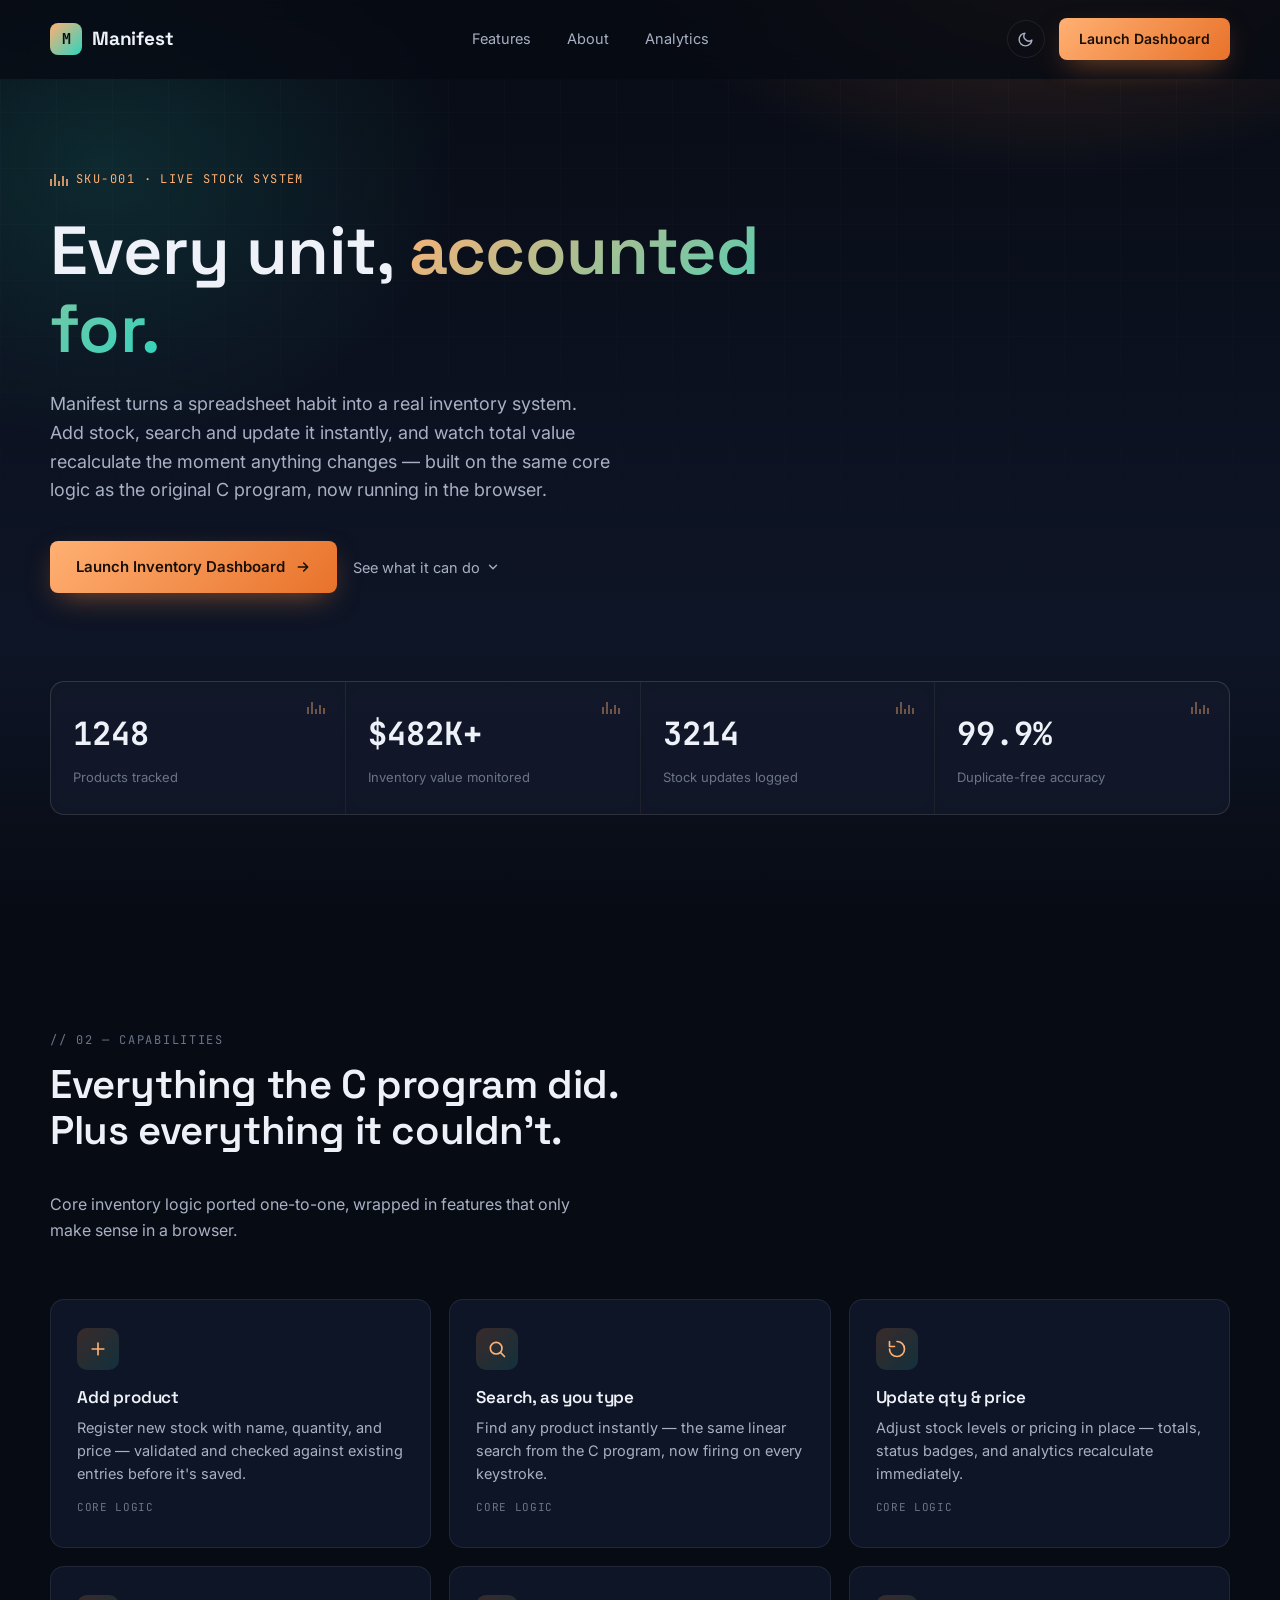
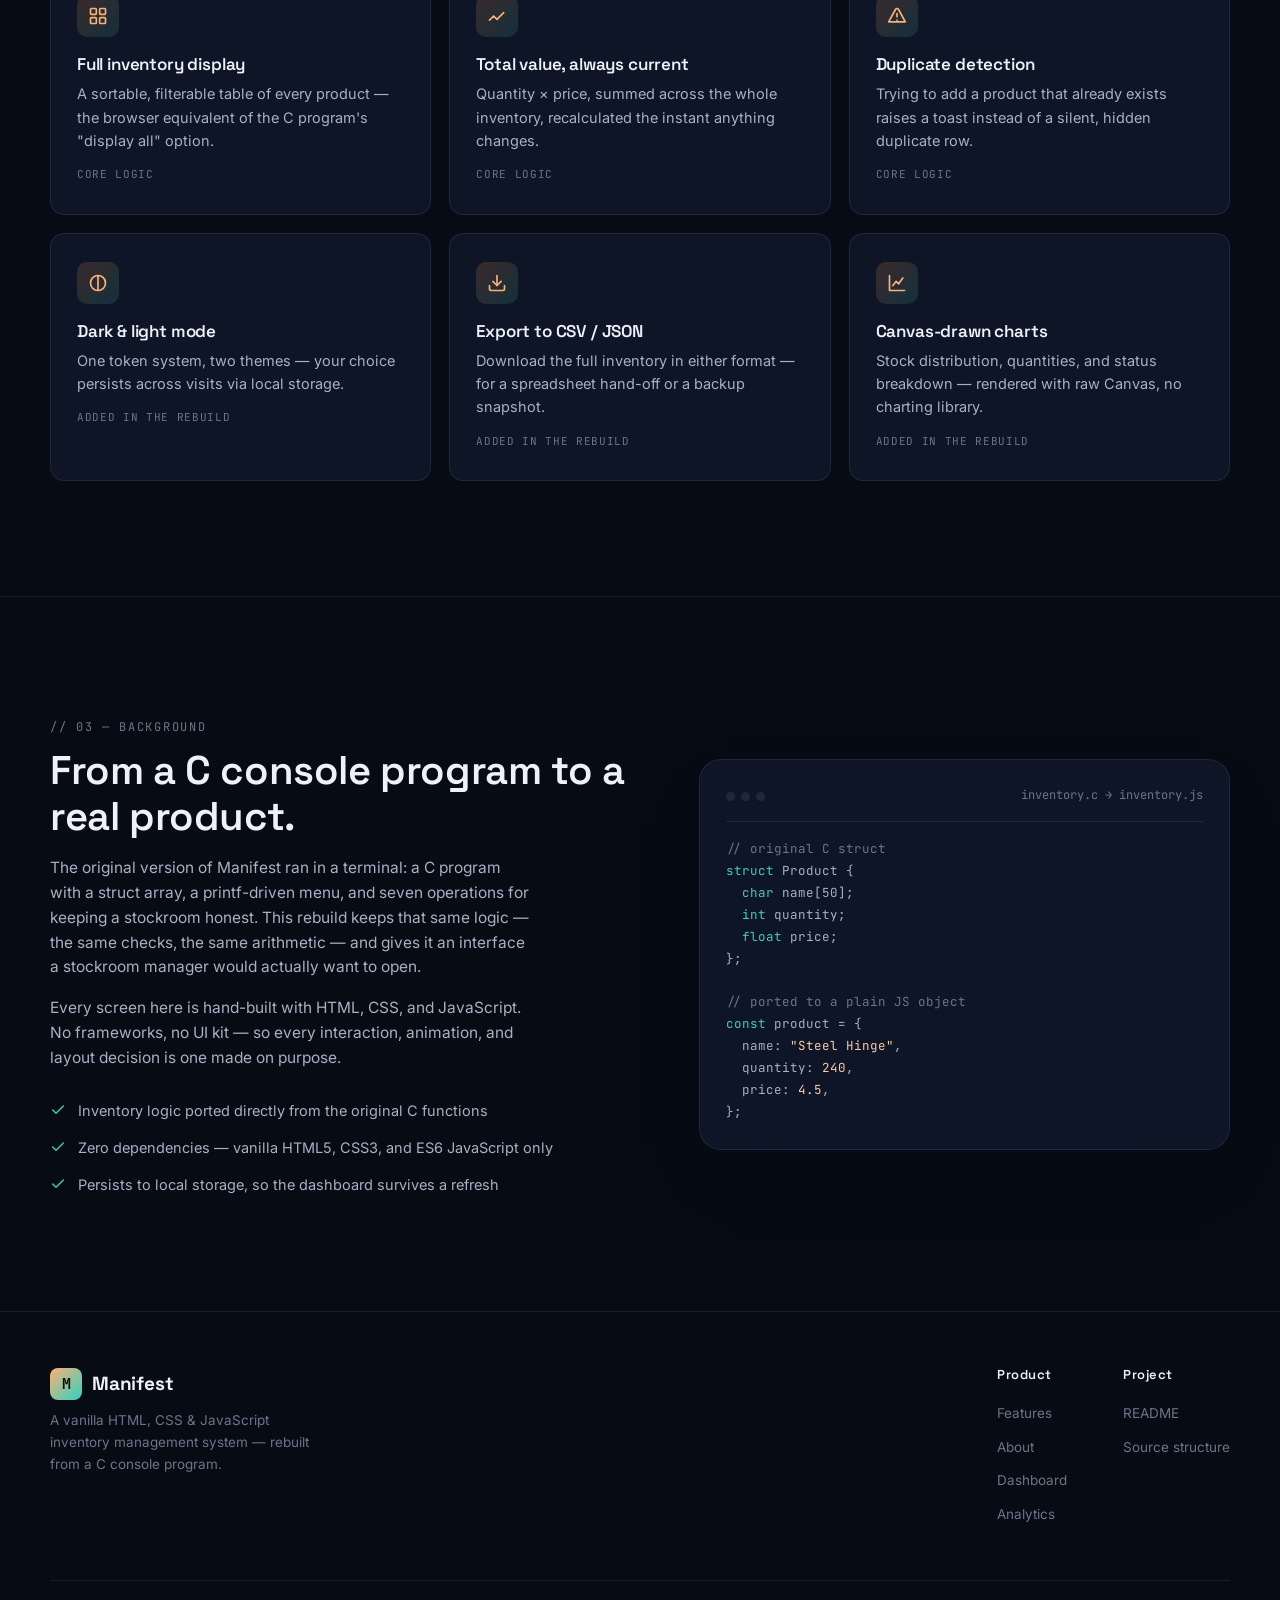
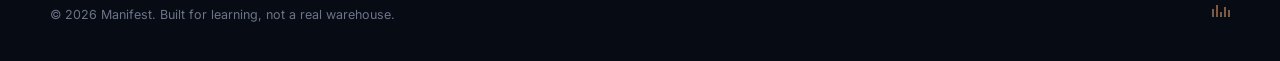
<file: Inventory-Management/index.html>
<!DOCTYPE html>
<html lang="en" data-theme="dark">
<head>
  <meta charset="UTF-8" />
  <meta name="viewport" content="width=device-width, initial-scale=1.0" />
  <title>Manifest — Inventory Management System</title>
  <meta name="description" content="Manifest is a browser-based inventory management system built with vanilla HTML, CSS, and JavaScript — add stock, track value, and catch shortages in real time." />

  <link rel="preconnect" href="https://fonts.googleapis.com">
  <link rel="preconnect" href="https://fonts.gstatic.com" crossorigin>
  <link href="https://fonts.googleapis.com/css2?family=Space+Grotesk:wght@500;600;700&family=Inter:wght@400;500;600&family=JetBrains+Mono:wght@400;500;700&display=swap" rel="stylesheet">

  <link rel="stylesheet" href="css/style.css">
  <link rel="stylesheet" href="css/animations.css">
</head>
<body>

  <!-- ===================== NAVBAR ===================== -->
  <nav class="navbar" id="navbar">
    <div class="container">
      <a href="#home" class="brand">
        <span class="brand-mark">M</span>
        Manifest
      </a>

      <ul class="nav-links">
        <li><a href="#features">Features</a></li>
        <li><a href="#about">About</a></li>
        <li><a href="analytics.html">Analytics</a></li>
      </ul>

      <div class="nav-actions">
        <button class="theme-toggle" id="themeToggle" aria-label="Toggle dark and light mode">
          <svg class="icon-sun" viewBox="0 0 24 24" fill="none" stroke="currentColor" stroke-width="2" stroke-linecap="round"><circle cx="12" cy="12" r="4"/><path d="M12 2v3M12 19v3M4.2 4.2l2.1 2.1M17.7 17.7l2.1 2.1M2 12h3M19 12h3M4.2 19.8l2.1-2.1M17.7 6.3l2.1-2.1"/></svg>
          <svg class="icon-moon" viewBox="0 0 24 24" fill="none" stroke="currentColor" stroke-width="2" stroke-linecap="round" stroke-linejoin="round"><path d="M21 12.8A9 9 0 1 1 11.2 3a7 7 0 0 0 9.8 9.8Z"/></svg>
        </button>
        <a href="dashboard.html" class="btn btn-primary" style="padding:10px 20px; font-size:14px;">Launch Dashboard</a>
        <button class="nav-toggle" id="navToggle" aria-label="Open menu">
          <svg class="icon-menu" viewBox="0 0 24 24" fill="none" stroke="currentColor" stroke-width="2" stroke-linecap="round"><path d="M4 7h16M4 12h16M4 17h16"/></svg>
          <svg class="icon-close" viewBox="0 0 24 24" fill="none" stroke="currentColor" stroke-width="2" stroke-linecap="round"><path d="M6 6l12 12M18 6L6 18"/></svg>
        </button>
      </div>
    </div>
  </nav>

  <div class="mobile-menu" id="mobileMenu">
    <a href="#features">Features</a>
    <a href="#about">About</a>
    <a href="analytics.html">Analytics</a>
    <a href="dashboard.html">Launch Dashboard</a>
  </div>

  <!-- ===================== HERO ===================== -->
  <header class="hero" id="home">
    <div class="hero-grid"></div>
    <div class="scan-line" id="scanLine"></div>

    <div class="container">
      <div class="hero-content">
        <span class="eyebrow">
          <span class="barcode"><span></span><span></span><span></span><span></span><span></span></span>
          SKU-001 · Live Stock System
        </span>

        <h1>Every unit, <span class="accent">accounted for.</span></h1>

        <p class="hero-sub">
          Manifest turns a spreadsheet habit into a real inventory system.
          Add stock, search and update it instantly, and watch total value
          recalculate the moment anything changes — built on the same core
          logic as the original C program, now running in the browser.
        </p>

        <div class="hero-actions">
          <a href="dashboard.html" class="btn btn-primary" id="ctaDashboard">
            Launch Inventory Dashboard
            <svg width="16" height="16" viewBox="0 0 24 24" fill="none" stroke="currentColor" stroke-width="2.4" stroke-linecap="round" stroke-linejoin="round"><path d="M5 12h14M13 6l6 6-6 6"/></svg>
          </a>
          <a href="#features" class="link-cta">
            See what it can do
            <svg width="14" height="14" viewBox="0 0 24 24" fill="none" stroke="currentColor" stroke-width="2.4" stroke-linecap="round" stroke-linejoin="round"><path d="M6 9l6 6 6-6"/></svg>
          </a>
        </div>
      </div>

      <!-- Animated statistics -->
      <div class="stat-strip">
        <div class="stat-tag">
          <span class="barcode"><span></span><span></span><span></span><span></span><span></span></span>
          <div class="stat-num" data-target="1248" data-suffix="">0</div>
          <div class="stat-label">Products tracked</div>
        </div>
        <div class="stat-tag">
          <span class="barcode"><span></span><span></span><span></span><span></span><span></span></span>
          <div class="stat-num" data-target="482" data-prefix="$" data-suffix="K+">0</div>
          <div class="stat-label">Inventory value monitored</div>
        </div>
        <div class="stat-tag">
          <span class="barcode"><span></span><span></span><span></span><span></span><span></span></span>
          <div class="stat-num" data-target="3214" data-suffix="">0</div>
          <div class="stat-label">Stock updates logged</div>
        </div>
        <div class="stat-tag">
          <span class="barcode"><span></span><span></span><span></span><span></span><span></span></span>
          <div class="stat-num" data-target="99.9" data-decimals="1" data-suffix="%">0</div>
          <div class="stat-label">Duplicate-free accuracy</div>
        </div>
      </div>
    </div>
  </header>

  <!-- ===================== FEATURES ===================== -->
  <section class="features" id="features">
    <div class="container">
      <div class="features-head reveal">
        <div>
          <span class="section-tag">// 02 — Capabilities</span>
          <h2 class="section-heading">Everything the C program did. Plus everything it couldn't.</h2>
        </div>
        <p class="section-sub">Core inventory logic ported one-to-one, wrapped in features that only make sense in a browser.</p>
      </div>

      <div class="feature-grid">

        <div class="feature-card reveal">
          <div class="feature-icon">
            <svg viewBox="0 0 24 24" fill="none" stroke="currentColor" stroke-width="2" stroke-linecap="round" stroke-linejoin="round"><path d="M12 5v14M5 12h14"/></svg>
          </div>
          <h3>Add product</h3>
          <p>Register new stock with name, quantity, and price — validated and checked against existing entries before it's saved.</p>
          <span class="tag">core logic</span>
        </div>

        <div class="feature-card reveal">
          <div class="feature-icon">
            <svg viewBox="0 0 24 24" fill="none" stroke="currentColor" stroke-width="2" stroke-linecap="round" stroke-linejoin="round"><circle cx="11" cy="11" r="7"/><path d="M21 21l-4.3-4.3"/></svg>
          </div>
          <h3>Search, as you type</h3>
          <p>Find any product instantly — the same linear search from the C program, now firing on every keystroke.</p>
          <span class="tag">core logic</span>
        </div>

        <div class="feature-card reveal">
          <div class="feature-icon">
            <svg viewBox="0 0 24 24" fill="none" stroke="currentColor" stroke-width="2" stroke-linecap="round" stroke-linejoin="round"><path d="M3 12a9 9 0 1 0 9-9"/><path d="M3 3v6h6"/></svg>
          </div>
          <h3>Update qty &amp; price</h3>
          <p>Adjust stock levels or pricing in place — totals, status badges, and analytics recalculate immediately.</p>
          <span class="tag">core logic</span>
        </div>

        <div class="feature-card reveal">
          <div class="feature-icon">
            <svg viewBox="0 0 24 24" fill="none" stroke="currentColor" stroke-width="2" stroke-linecap="round" stroke-linejoin="round"><rect x="3" y="3" width="7" height="7" rx="1"/><rect x="14" y="3" width="7" height="7" rx="1"/><rect x="3" y="14" width="7" height="7" rx="1"/><rect x="14" y="14" width="7" height="7" rx="1"/></svg>
          </div>
          <h3>Full inventory display</h3>
          <p>A sortable, filterable table of every product — the browser equivalent of the C program's "display all" option.</p>
          <span class="tag">core logic</span>
        </div>

        <div class="feature-card reveal">
          <div class="feature-icon">
            <svg viewBox="0 0 24 24" fill="none" stroke="currentColor" stroke-width="2" stroke-linecap="round" stroke-linejoin="round"><path d="M3 17l5-5 4 4 8-8"/></svg>
          </div>
          <h3>Total value, always current</h3>
          <p>Quantity × price, summed across the whole inventory, recalculated the instant anything changes.</p>
          <span class="tag">core logic</span>
        </div>

        <div class="feature-card reveal">
          <div class="feature-icon">
            <svg viewBox="0 0 24 24" fill="none" stroke="currentColor" stroke-width="2" stroke-linecap="round" stroke-linejoin="round"><path d="M12 9v4M12 17h.01"/><path d="M10.3 3.9 2 19h20L13.7 3.9a2 2 0 0 0-3.4 0Z"/></svg>
          </div>
          <h3>Duplicate detection</h3>
          <p>Trying to add a product that already exists raises a toast instead of a silent, hidden duplicate row.</p>
          <span class="tag">core logic</span>
        </div>

        <div class="feature-card reveal">
          <div class="feature-icon">
            <svg viewBox="0 0 24 24" fill="none" stroke="currentColor" stroke-width="2" stroke-linecap="round" stroke-linejoin="round"><path d="M12 3v18M3 12h18" opacity="0"/><path d="M12 3a9 9 0 0 1 0 18 9 9 0 0 1 0-18Z"/><path d="M12 3v18"/></svg>
          </div>
          <h3>Dark &amp; light mode</h3>
          <p>One token system, two themes — your choice persists across visits via local storage.</p>
          <span class="tag">added in the rebuild</span>
        </div>

        <div class="feature-card reveal">
          <div class="feature-icon">
            <svg viewBox="0 0 24 24" fill="none" stroke="currentColor" stroke-width="2" stroke-linecap="round" stroke-linejoin="round"><path d="M21 15v4a2 2 0 0 1-2 2H5a2 2 0 0 1-2-2v-4"/><path d="M7 10l5 5 5-5"/><path d="M12 15V3"/></svg>
          </div>
          <h3>Export to CSV / JSON</h3>
          <p>Download the full inventory in either format — for a spreadsheet hand-off or a backup snapshot.</p>
          <span class="tag">added in the rebuild</span>
        </div>

        <div class="feature-card reveal">
          <div class="feature-icon">
            <svg viewBox="0 0 24 24" fill="none" stroke="currentColor" stroke-width="2" stroke-linecap="round" stroke-linejoin="round"><path d="M3 3v18h18"/><path d="M7 15l4-5 3 3 5-7"/></svg>
          </div>
          <h3>Canvas-drawn charts</h3>
          <p>Stock distribution, quantities, and status breakdown — rendered with raw Canvas, no charting library.</p>
          <span class="tag">added in the rebuild</span>
        </div>

      </div>
    </div>
  </section>

  <!-- ===================== ABOUT ===================== -->
  <section class="about" id="about">
    <div class="container">
      <div class="about-copy reveal">
        <span class="section-tag">// 03 — Background</span>
        <h2 class="section-heading">From a C console program to a real product.</h2>
        <p>
          The original version of Manifest ran in a terminal: a C program
          with a struct array, a printf-driven menu, and seven operations
          for keeping a stockroom honest. This rebuild keeps that same
          logic — the same checks, the same arithmetic — and gives it an
          interface a stockroom manager would actually want to open.
        </p>
        <p>
          Every screen here is hand-built with HTML, CSS, and JavaScript.
          No frameworks, no UI kit — so every interaction, animation, and
          layout decision is one made on purpose.
        </p>

        <ul class="about-list">
          <li>
            <svg viewBox="0 0 24 24" fill="none" stroke="currentColor" stroke-width="2" stroke-linecap="round" stroke-linejoin="round"><path d="M20 6L9 17l-5-5"/></svg>
            Inventory logic ported directly from the original C functions
          </li>
          <li>
            <svg viewBox="0 0 24 24" fill="none" stroke="currentColor" stroke-width="2" stroke-linecap="round" stroke-linejoin="round"><path d="M20 6L9 17l-5-5"/></svg>
            Zero dependencies — vanilla HTML5, CSS3, and ES6 JavaScript only
          </li>
          <li>
            <svg viewBox="0 0 24 24" fill="none" stroke="currentColor" stroke-width="2" stroke-linecap="round" stroke-linejoin="round"><path d="M20 6L9 17l-5-5"/></svg>
            Persists to local storage, so the dashboard survives a refresh
          </li>
        </ul>
      </div>

      <div class="manifest-card reveal">
        <div class="manifest-card-head">
          <div class="dot-row"><span></span><span></span><span></span></div>
          <span>inventory.c → inventory.js</span>
        </div>
        <pre><span class="c">// original C struct</span>
<span class="k">struct</span> Product {
  <span class="k">char</span> name[50];
  <span class="k">int</span> quantity;
  <span class="k">float</span> price;
};

<span class="c">// ported to a plain JS object</span>
<span class="k">const</span> product = {
  name: <span class="s">"Steel Hinge"</span>,
  quantity: <span class="s">240</span>,
  price: <span class="s">4.5</span>,
};</pre>
      </div>
    </div>
  </section>

  <!-- ===================== FOOTER ===================== -->
  <footer class="footer">
    <div class="container">
      <div class="footer-brand">
        <a href="#home" class="brand">
          <span class="brand-mark">M</span>
          Manifest
        </a>
        <p>A vanilla HTML, CSS &amp; JavaScript inventory management system — rebuilt from a C console program.</p>
      </div>

      <div class="footer-cols">
        <div class="footer-col">
          <h4>Product</h4>
          <a href="#features">Features</a>
          <a href="#about">About</a>
          <a href="dashboard.html">Dashboard</a>
          <a href="analytics.html">Analytics</a>
        </div>
        <div class="footer-col">
          <h4>Project</h4>
          <a href="README.md">README</a>
          <a href="#home">Source structure</a>
        </div>
      </div>
    </div>

    <div class="container footer-bottom">
      <span>© 2026 Manifest. Built for learning, not a real warehouse.</span>
      <span class="barcode"><span></span><span></span><span></span><span></span><span></span></span>
    </div>
  </footer>

  <script>
    /* ----------------------------------------------------------------------
       Landing-page-only interactivity. Kept inline (rather than in /js)
       because it's purely presentational and specific to this page —
       app.js / inventory.js etc. are reserved for the dashboard logic
       we build starting in Step 2.
    ---------------------------------------------------------------------- */

    // -- Theme toggle (persisted in localStorage) --
    const root = document.documentElement;
    const themeToggle = document.getElementById('themeToggle');
    const savedTheme = localStorage.getItem('manifest-theme');
    if (savedTheme) root.setAttribute('data-theme', savedTheme);

    themeToggle.addEventListener('click', () => {
      const next = root.getAttribute('data-theme') === 'light' ? 'dark' : 'light';
      themeToggle.classList.add('is-toggling');
      root.setAttribute('data-theme', next);
      localStorage.setItem('manifest-theme', next);
      setTimeout(() => themeToggle.classList.remove('is-toggling'), 300);
    });

    // -- Mobile nav drawer --
    const navToggle = document.getElementById('navToggle');
    const mobileMenu = document.getElementById('mobileMenu');
    navToggle.addEventListener('click', () => {
      navToggle.classList.toggle('is-open');
      mobileMenu.classList.toggle('is-open');
    });
    mobileMenu.querySelectorAll('a').forEach(link => {
      link.addEventListener('click', () => {
        navToggle.classList.remove('is-open');
        mobileMenu.classList.remove('is-open');
      });
    });

    // -- Navbar background once the page scrolls --
    const navbar = document.getElementById('navbar');
    window.addEventListener('scroll', () => {
      navbar.classList.toggle('is-scrolled', window.scrollY > 8);
    }, { passive: true });

    // -- Trigger the hero scan-line sweep once on load --
    window.addEventListener('DOMContentLoaded', () => {
      document.getElementById('scanLine').classList.add('run');
    });

    // -- Scroll-reveal for sections (IntersectionObserver) --
    const revealEls = document.querySelectorAll('.reveal');
    const revealObserver = new IntersectionObserver((entries) => {
      entries.forEach(entry => {
        if (entry.isIntersecting) {
          entry.target.classList.add('is-visible');
          revealObserver.unobserve(entry.target);
        }
      });
    }, { threshold: 0.15 });
    revealEls.forEach(el => revealObserver.observe(el));

    // -- Animated counters for the hero stat strip --
    function animateCount(el) {
      const target = parseFloat(el.dataset.target);
      const decimals = parseInt(el.dataset.decimals || '0', 10);
      const prefix = el.dataset.prefix || '';
      const suffix = el.dataset.suffix || '';
      const duration = 1400;
      const start = performance.now();

      function tick(now) {
        const progress = Math.min((now - start) / duration, 1);
        const eased = 1 - Math.pow(1 - progress, 3); // ease-out cubic
        const value = target * eased;
        el.textContent = prefix + value.toFixed(decimals) + suffix;
        if (progress < 1) {
          requestAnimationFrame(tick);
        } else {
          el.classList.add('pop');
        }
      }
      requestAnimationFrame(tick);
    }

    const statEls = document.querySelectorAll('.stat-num');
    const statObserver = new IntersectionObserver((entries) => {
      entries.forEach(entry => {
        if (entry.isIntersecting) {
          animateCount(entry.target);
          statObserver.unobserve(entry.target);
        }
      });
    }, { threshold: 0.4 });
    statEls.forEach(el => statObserver.observe(el));

    // -- Button ripple effect --
    document.querySelectorAll('.btn').forEach(btn => {
      btn.addEventListener('click', function (e) {
        const circle = document.createElement('span');
        const rect = btn.getBoundingClientRect();
        const size = Math.max(rect.width, rect.height);
        circle.style.width = circle.style.height = size + 'px';
        circle.style.left = (e.clientX - rect.left - size / 2) + 'px';
        circle.style.top = (e.clientY - rect.top - size / 2) + 'px';
        circle.classList.add('ripple', 'is-active');
        btn.appendChild(circle);
        circle.addEventListener('animationend', () => circle.remove());
      });
    });
  </script>
</body>
</html>
</file>
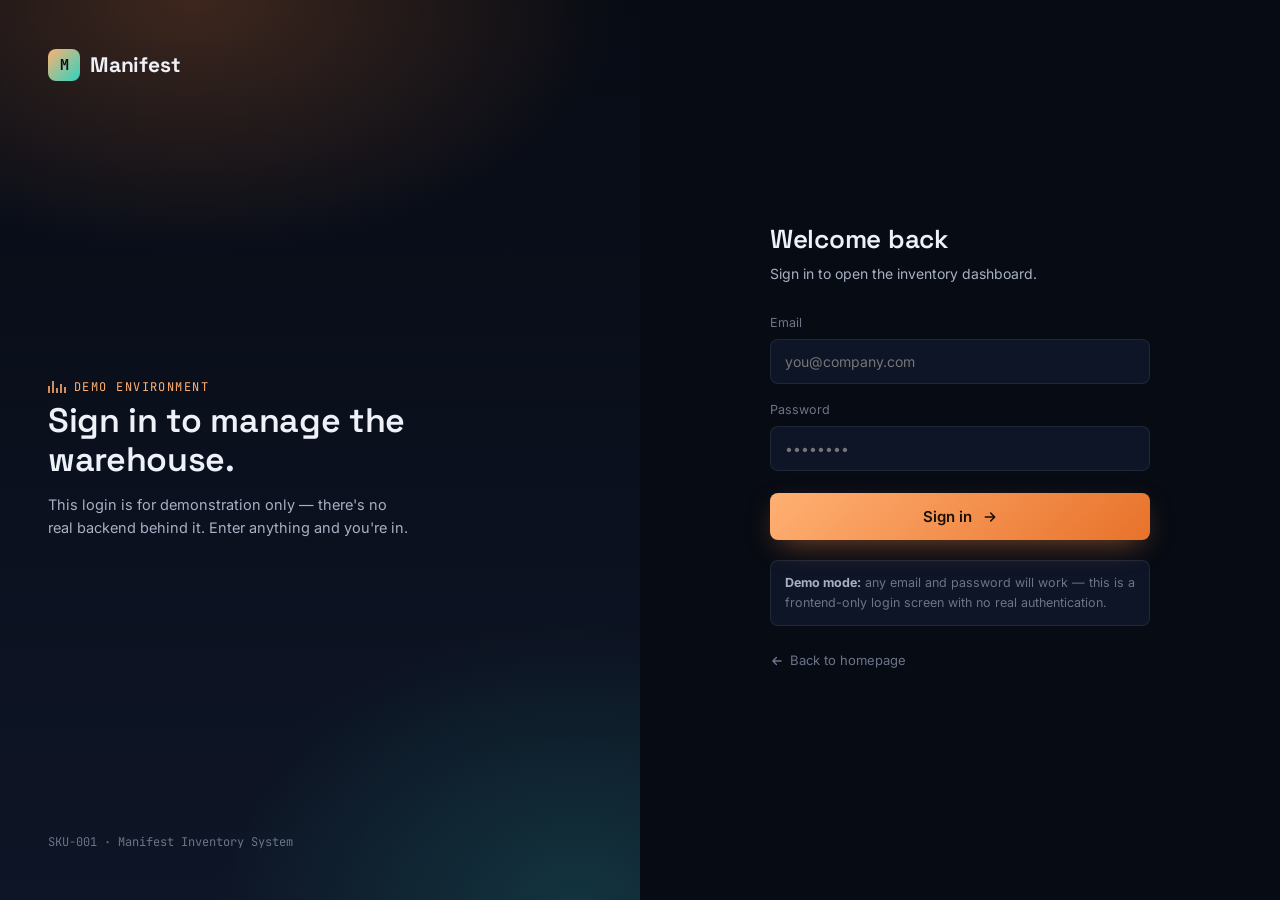
<file: Inventory-Management/analytics.html>
<!DOCTYPE html>
<html lang="en" data-theme="dark">
<head>
  <meta charset="UTF-8" />
  <meta name="viewport" content="width=device-width, initial-scale=1.0" />
  <title>Analytics — Manifest</title>

  <script>
    if (localStorage.getItem('manifest-auth') === null) {
      window.location.replace('login.html');
    }
  </script>

  <link rel="preconnect" href="https://fonts.googleapis.com">
  <link rel="preconnect" href="https://fonts.gstatic.com" crossorigin>
  <link href="https://fonts.googleapis.com/css2?family=Space+Grotesk:wght@500;600;700&family=Inter:wght@400;500;600&family=JetBrains+Mono:wght@400;500;700&display=swap" rel="stylesheet">

  <link rel="stylesheet" href="css/style.css">
  <link rel="stylesheet" href="css/animations.css">
  <link rel="stylesheet" href="css/dashboard.css">
</head>
<body>

  <div class="dash-shell">

    <!-- ===================== SIDEBAR ===================== -->
    <aside class="sidebar">
      <a href="index.html" class="brand sidebar-brand">
        <span class="brand-mark">M</span>
        Manifest
      </a>

      <nav class="sidebar-nav">
        <a href="dashboard.html" class="sidebar-link">
          <svg viewBox="0 0 24 24" fill="none" stroke="currentColor" stroke-width="2" stroke-linecap="round" stroke-linejoin="round"><rect x="3" y="3" width="7" height="9" rx="1"/><rect x="14" y="3" width="7" height="5" rx="1"/><rect x="14" y="12" width="7" height="9" rx="1"/><rect x="3" y="16" width="7" height="5" rx="1"/></svg>
          Dashboard
        </a>
        <a href="dashboard.html#inventory" class="sidebar-link">
          <svg viewBox="0 0 24 24" fill="none" stroke="currentColor" stroke-width="2" stroke-linecap="round" stroke-linejoin="round"><path d="m21 8-9-5-9 5 9 5 9-5Z"/><path d="m3 8v8l9 5 9-5V8"/><path d="M12 13v8"/></svg>
          Inventory
        </a>
        <a href="analytics.html" class="sidebar-link is-active">
          <svg viewBox="0 0 24 24" fill="none" stroke="currentColor" stroke-width="2" stroke-linecap="round" stroke-linejoin="round"><path d="M3 3v18h18"/><path d="M7 15l4-5 3 3 5-7"/></svg>
          Analytics
        </a>
        <a href="dashboard.html#reports" class="sidebar-link">
          <svg viewBox="0 0 24 24" fill="none" stroke="currentColor" stroke-width="2" stroke-linecap="round" stroke-linejoin="round"><rect x="5" y="3" width="14" height="18" rx="2"/><path d="M9 3v3h6V3M9 11h6M9 15h6"/></svg>
          Reports
        </a>
        <a href="dashboard.html#settings" class="sidebar-link">
          <svg viewBox="0 0 24 24" fill="none" stroke="currentColor" stroke-width="2" stroke-linecap="round" stroke-linejoin="round"><circle cx="12" cy="12" r="3"/><path d="M19.4 15a1.7 1.7 0 0 0 .3 1.9l.1.1a2 2 0 1 1-2.8 2.8l-.1-.1a1.7 1.7 0 0 0-1.9-.3 1.7 1.7 0 0 0-1 1.5V21a2 2 0 1 1-4 0v-.2a1.7 1.7 0 0 0-1-1.5 1.7 1.7 0 0 0-1.9.3l-.1.1a2 2 0 1 1-2.8-2.8l.1-.1a1.7 1.7 0 0 0 .3-1.9 1.7 1.7 0 0 0-1.5-1H3a2 2 0 1 1 0-4h.2a1.7 1.7 0 0 0 1.5-1 1.7 1.7 0 0 0-.3-1.9l-.1-.1a2 2 0 1 1 2.8-2.8l.1.1a1.7 1.7 0 0 0 1.9.3h0A1.7 1.7 0 0 0 10 3.2V3a2 2 0 1 1 4 0v.2a1.7 1.7 0 0 0 1 1.5 1.7 1.7 0 0 0 1.9-.3l.1-.1a2 2 0 1 1 2.8 2.8l-.1.1a1.7 1.7 0 0 0-.3 1.9v0a1.7 1.7 0 0 0 1.5 1H21a2 2 0 1 1 0 4h-.2a1.7 1.7 0 0 0-1.5 1Z"/></svg>
          Settings
        </a>
      </nav>

      <div class="sidebar-footer">
        <button class="theme-toggle" id="themeToggle" aria-label="Toggle dark and light mode">
          <svg class="icon-sun" viewBox="0 0 24 24" fill="none" stroke="currentColor" stroke-width="2" stroke-linecap="round"><circle cx="12" cy="12" r="4"/><path d="M12 2v3M12 19v3M4.2 4.2l2.1 2.1M17.7 17.7l2.1 2.1M2 12h3M19 12h3M4.2 19.8l2.1-2.1M17.7 6.3l2.1-2.1"/></svg>
          <svg class="icon-moon" viewBox="0 0 24 24" fill="none" stroke="currentColor" stroke-width="2" stroke-linecap="round" stroke-linejoin="round"><path d="M21 12.8A9 9 0 1 1 11.2 3a7 7 0 0 0 9.8 9.8Z"/></svg>
          <span>Appearance</span>
        </button>
      </div>
    </aside>

    <div class="sidebar-scrim" id="sidebarScrim"></div>

    <!-- ===================== MAIN ===================== -->
    <div class="dash-main">
      <header class="topbar">
        <button class="topbar-burger" id="sidebarToggle" aria-label="Open sidebar">
          <svg viewBox="0 0 24 24" fill="none" stroke="currentColor" stroke-width="2" stroke-linecap="round"><path d="M4 7h16M4 12h16M4 17h16"/></svg>
        </button>
        <h1 class="page-title">Analytics</h1>

        <div class="topbar-actions">
          <div class="dropdown">
            <button class="profile-toggle" id="profileToggle">
              <span class="profile-avatar" id="profileInitial">A</span>
              <span class="profile-name" id="profileEmail">admin@manifest.app</span>
              <svg viewBox="0 0 24 24" fill="none" stroke="currentColor" stroke-width="2" stroke-linecap="round" stroke-linejoin="round"><path d="M6 9l6 6 6-6"/></svg>
            </button>
            <div class="dropdown-panel dropdown-panel--profile" id="profilePanel">
              <div class="dropdown-head">Signed in as<br><strong id="profileEmail2">admin@manifest.app</strong></div>
              <button class="dropdown-item" id="logoutBtn">
                <svg viewBox="0 0 24 24" fill="none" stroke="currentColor" stroke-width="2" stroke-linecap="round" stroke-linejoin="round"><path d="M9 21H5a2 2 0 0 1-2-2V5a2 2 0 0 1 2-2h4"/><path d="M16 17l5-5-5-5"/><path d="M21 12H9"/></svg>
                Log out
              </button>
            </div>
          </div>
        </div>
      </header>

      <main class="dash-content">
        <div class="page-head">
          <div>
            <h2>Inventory analytics</h2>
            <p>A rollup of the numbers that matter most about your current stock.</p>
          </div>
        </div>

        <div class="analytics-grid">

          <div class="analytics-card analytics-card--wide reveal">
            <span class="stat-card-icon stat-card-icon--teal">
              <svg viewBox="0 0 24 24" fill="none" stroke="currentColor" stroke-width="2" stroke-linecap="round" stroke-linejoin="round"><path d="M12 1v22M17 5H9.5a3.5 3.5 0 0 0 0 7h5a3.5 3.5 0 0 1 0 7H6"/></svg>
            </span>
            <span class="analytics-label">Total inventory value</span>
            <span class="analytics-value" id="aTotalValue" data-target="0">$0.00</span>
            <span class="analytics-sub">Quantity × price, summed across every product</span>
          </div>

          <div class="analytics-card reveal">
            <span class="stat-card-icon stat-card-icon--blue">
              <svg viewBox="0 0 24 24" fill="none" stroke="currentColor" stroke-width="2" stroke-linecap="round" stroke-linejoin="round"><path d="M3 12a9 9 0 1 0 9-9"/><path d="M3 3v6h6"/></svg>
            </span>
            <span class="analytics-label">Average product price</span>
            <span class="analytics-value" id="aAvgPrice">$0.00</span>
            <span class="analytics-sub" id="aTotalProducts">across 0 products</span>
          </div>

          <div class="analytics-card reveal">
            <span class="stat-card-icon stat-card-icon--copper">
              <svg viewBox="0 0 24 24" fill="none" stroke="currentColor" stroke-width="2" stroke-linecap="round" stroke-linejoin="round"><path d="M12 19V5M5 12l7-7 7 7"/></svg>
            </span>
            <span class="analytics-label">Highest priced product</span>
            <span class="analytics-value" id="aHighestPrice">—</span>
            <span class="analytics-sub" id="aHighestPriceName">No products yet</span>
          </div>

          <div class="analytics-card reveal">
            <span class="stat-card-icon stat-card-icon--rose">
              <svg viewBox="0 0 24 24" fill="none" stroke="currentColor" stroke-width="2" stroke-linecap="round" stroke-linejoin="round"><path d="M12 5v14M5 12l7 7 7-7"/></svg>
            </span>
            <span class="analytics-label">Lowest priced product</span>
            <span class="analytics-value" id="aLowestPrice">—</span>
            <span class="analytics-sub" id="aLowestPriceName">No products yet</span>
          </div>

          <div class="analytics-card reveal">
            <span class="stat-card-icon stat-card-icon--teal">
              <svg viewBox="0 0 24 24" fill="none" stroke="currentColor" stroke-width="2" stroke-linecap="round" stroke-linejoin="round"><path d="m21 8-9-5-9 5 9 5 9-5Z"/><path d="m3 8v8l9 5 9-5V8"/></svg>
            </span>
            <span class="analytics-label">Highest quantity product</span>
            <span class="analytics-value" id="aHighestQty">—</span>
            <span class="analytics-sub" id="aHighestQtyName">No products yet</span>
          </div>

          <div class="analytics-card reveal">
            <span class="stat-card-icon stat-card-icon--rose">
              <svg viewBox="0 0 24 24" fill="none" stroke="currentColor" stroke-width="2" stroke-linecap="round" stroke-linejoin="round"><path d="M12 9v4M12 17h.01"/><path d="M10.3 3.9 2 19h20L13.7 3.9a2 2 0 0 0-3.4 0Z"/></svg>
            </span>
            <span class="analytics-label">Low &amp; out of stock</span>
            <span class="analytics-value" id="aLowStock">0</span>
            <span class="analytics-sub">Products at or below the threshold</span>
          </div>

        </div>
      </main>
    </div>
  </div>

  <div id="toastContainer" class="toast-container"></div>

  <script src="js/storage.js"></script>
  <script src="js/inventory.js"></script>
  <script src="js/analytics.js"></script>
  <script>
    // -- Theme (shared pattern) --
    const root = document.documentElement;
    root.setAttribute('data-theme', InventoryStorage.getTheme());
    document.getElementById('themeToggle').addEventListener('click', () => {
      const next = root.getAttribute('data-theme') === 'light' ? 'dark' : 'light';
      root.setAttribute('data-theme', next);
      InventoryStorage.setTheme(next);
    });

    // -- Mobile sidebar --
    document.getElementById('sidebarToggle').addEventListener('click', () => {
      document.querySelector('.dash-shell').classList.toggle('sidebar-open');
    });
    document.getElementById('sidebarScrim').addEventListener('click', () => {
      document.querySelector('.dash-shell').classList.remove('sidebar-open');
    });

    // -- Profile dropdown + logout --
    const profileToggle = document.getElementById('profileToggle');
    const profilePanel = document.getElementById('profilePanel');
    profileToggle.addEventListener('click', (e) => {
      e.stopPropagation();
      profilePanel.classList.toggle('is-open');
    });
    document.addEventListener('click', () => profilePanel.classList.remove('is-open'));

    const authUser = InventoryStorage.getAuthUser();
    if (authUser?.email) {
      document.getElementById('profileEmail').textContent = authUser.email;
      document.getElementById('profileEmail2').textContent = authUser.email;
      document.getElementById('profileInitial').textContent = authUser.email.charAt(0).toUpperCase();
    }
    document.getElementById('logoutBtn').addEventListener('click', () => {
      InventoryStorage.logout();
      window.location.href = 'login.html';
    });

    // -- Render analytics --
    function money(n) {
      return '$' + n.toLocaleString(undefined, { minimumFractionDigits: 2, maximumFractionDigits: 2 });
    }

    function animateValue(el, target, formatter, duration = 1200) {
      const start = performance.now();
      function tick(now) {
        const progress = Math.min((now - start) / duration, 1);
        const eased = 1 - Math.pow(1 - progress, 3);
        el.textContent = formatter(target * eased);
        if (progress < 1) requestAnimationFrame(tick);
      }
      requestAnimationFrame(tick);
    }

    const products = Inventory.getAll();
    const a = Analytics.compute(products);

    animateValue(document.getElementById('aTotalValue'), a.totalValue, money);
    animateValue(document.getElementById('aAvgPrice'), a.averagePrice, money);
    document.getElementById('aTotalProducts').textContent = `across ${a.totalProducts} product${a.totalProducts === 1 ? '' : 's'}`;
    document.getElementById('aLowStock').textContent = a.lowStockCount + a.outOfStockCount;

    if (a.highestPriced) {
      document.getElementById('aHighestPrice').textContent = money(a.highestPriced.price);
      document.getElementById('aHighestPriceName').textContent = a.highestPriced.name;
    }
    if (a.lowestPriced) {
      document.getElementById('aLowestPrice').textContent = money(a.lowestPriced.price);
      document.getElementById('aLowestPriceName').textContent = a.lowestPriced.name;
    }
    if (a.highestQuantity) {
      document.getElementById('aHighestQty').textContent = a.highestQuantity.quantity;
      document.getElementById('aHighestQtyName').textContent = a.highestQuantity.name;
    }

    // -- Scroll-reveal --
    const revealObserver = new IntersectionObserver((entries) => {
      entries.forEach(entry => {
        if (entry.isIntersecting) {
          entry.target.classList.add('is-visible');
          revealObserver.unobserve(entry.target);
        }
      });
    }, { threshold: 0.15 });
    document.querySelectorAll('.reveal').forEach(el => revealObserver.observe(el));
  </script>
</body>
</html>
</file>
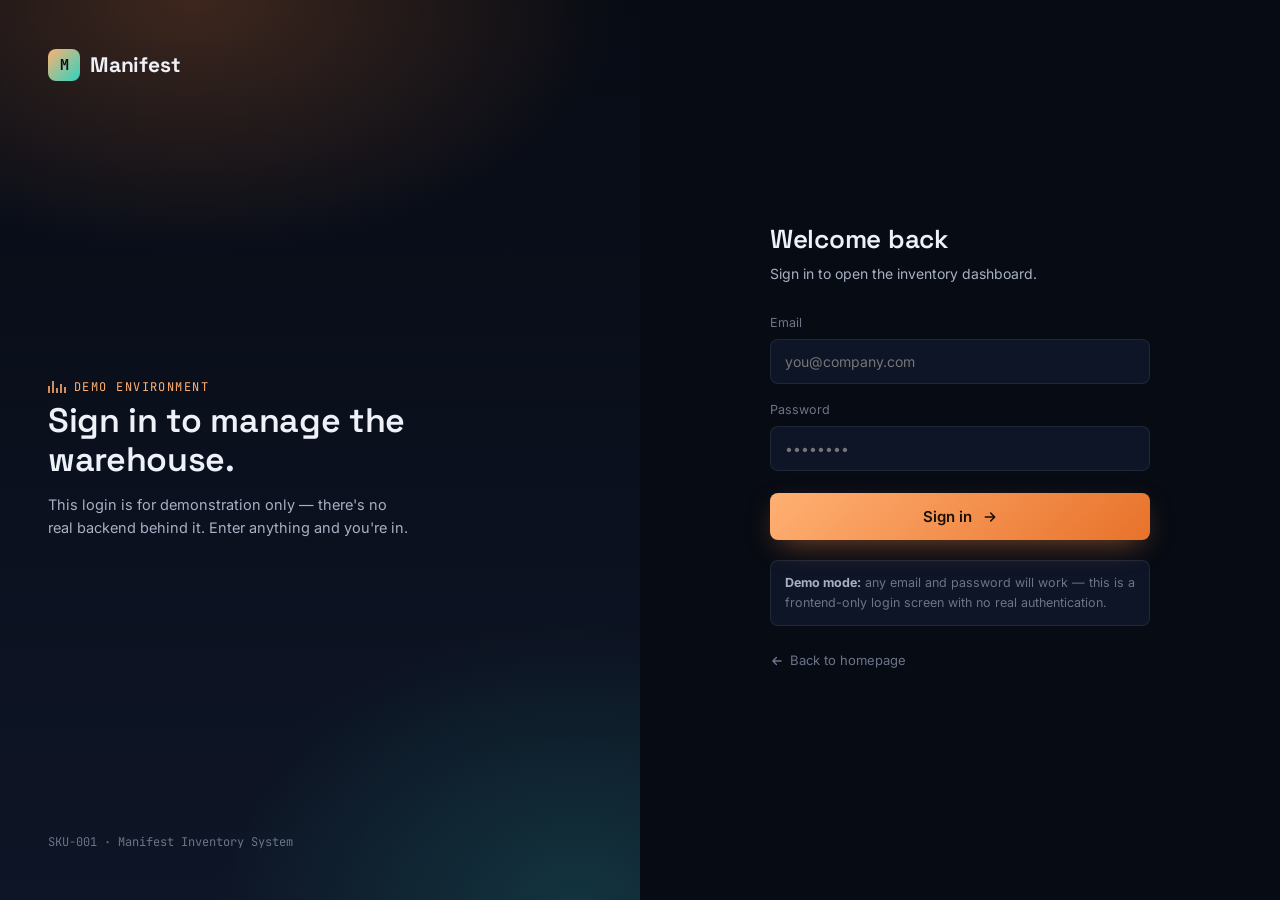
<file: Inventory-Management/dashboard.html>
<!DOCTYPE html>
<html lang="en" data-theme="dark">
<head>
  <meta charset="UTF-8" />
  <meta name="viewport" content="width=device-width, initial-scale=1.0" />
  <title>Dashboard — Manifest</title>

  <!-- Auth guard: redirect immediately if there's no demo session,
       before the rest of the page paints. -->
  <script>
    if (localStorage.getItem('manifest-auth') === null) {
      window.location.replace('login.html');
    }
  </script>

  <link rel="preconnect" href="https://fonts.googleapis.com">
  <link rel="preconnect" href="https://fonts.gstatic.com" crossorigin>
  <link href="https://fonts.googleapis.com/css2?family=Space+Grotesk:wght@500;600;700&family=Inter:wght@400;500;600&family=JetBrains+Mono:wght@400;500;700&display=swap" rel="stylesheet">

  <link rel="stylesheet" href="css/style.css">
  <link rel="stylesheet" href="css/animations.css">
  <link rel="stylesheet" href="css/dashboard.css">
</head>
<body>

  <div class="dash-shell">

    <!-- ===================== SIDEBAR ===================== -->
    <aside class="sidebar">
      <a href="index.html" class="brand sidebar-brand">
        <span class="brand-mark">M</span>
        Manifest
      </a>

      <nav class="sidebar-nav">
        <button class="sidebar-link is-active" data-section="dashboard">
          <svg viewBox="0 0 24 24" fill="none" stroke="currentColor" stroke-width="2" stroke-linecap="round" stroke-linejoin="round"><rect x="3" y="3" width="7" height="9" rx="1"/><rect x="14" y="3" width="7" height="5" rx="1"/><rect x="14" y="12" width="7" height="9" rx="1"/><rect x="3" y="16" width="7" height="5" rx="1"/></svg>
          Dashboard
        </button>
        <button class="sidebar-link" data-section="inventory">
          <svg viewBox="0 0 24 24" fill="none" stroke="currentColor" stroke-width="2" stroke-linecap="round" stroke-linejoin="round"><path d="m21 8-9-5-9 5 9 5 9-5Z"/><path d="m3 8v8l9 5 9-5V8"/><path d="M12 13v8"/></svg>
          Inventory
        </button>
        <a href="analytics.html" class="sidebar-link">
          <svg viewBox="0 0 24 24" fill="none" stroke="currentColor" stroke-width="2" stroke-linecap="round" stroke-linejoin="round"><path d="M3 3v18h18"/><path d="M7 15l4-5 3 3 5-7"/></svg>
          Analytics
        </a>
        <button class="sidebar-link" data-section="reports">
          <svg viewBox="0 0 24 24" fill="none" stroke="currentColor" stroke-width="2" stroke-linecap="round" stroke-linejoin="round"><rect x="5" y="3" width="14" height="18" rx="2"/><path d="M9 3v3h6V3M9 11h6M9 15h6"/></svg>
          Reports
        </button>
        <button class="sidebar-link" data-section="settings">
          <svg viewBox="0 0 24 24" fill="none" stroke="currentColor" stroke-width="2" stroke-linecap="round" stroke-linejoin="round"><circle cx="12" cy="12" r="3"/><path d="M19.4 15a1.7 1.7 0 0 0 .3 1.9l.1.1a2 2 0 1 1-2.8 2.8l-.1-.1a1.7 1.7 0 0 0-1.9-.3 1.7 1.7 0 0 0-1 1.5V21a2 2 0 1 1-4 0v-.2a1.7 1.7 0 0 0-1-1.5 1.7 1.7 0 0 0-1.9.3l-.1.1a2 2 0 1 1-2.8-2.8l.1-.1a1.7 1.7 0 0 0 .3-1.9 1.7 1.7 0 0 0-1.5-1H3a2 2 0 1 1 0-4h.2a1.7 1.7 0 0 0 1.5-1 1.7 1.7 0 0 0-.3-1.9l-.1-.1a2 2 0 1 1 2.8-2.8l.1.1a1.7 1.7 0 0 0 1.9.3h0A1.7 1.7 0 0 0 10 3.2V3a2 2 0 1 1 4 0v.2a1.7 1.7 0 0 0 1 1.5 1.7 1.7 0 0 0 1.9-.3l.1-.1a2 2 0 1 1 2.8 2.8l-.1.1a1.7 1.7 0 0 0-.3 1.9v0a1.7 1.7 0 0 0 1.5 1H21a2 2 0 1 1 0 4h-.2a1.7 1.7 0 0 0-1.5 1Z"/></svg>
          Settings
        </button>
      </nav>

      <div class="sidebar-footer">
        <button class="theme-toggle" aria-label="Toggle dark and light mode">
          <svg class="icon-sun" viewBox="0 0 24 24" fill="none" stroke="currentColor" stroke-width="2" stroke-linecap="round"><circle cx="12" cy="12" r="4"/><path d="M12 2v3M12 19v3M4.2 4.2l2.1 2.1M17.7 17.7l2.1 2.1M2 12h3M19 12h3M4.2 19.8l2.1-2.1M17.7 6.3l2.1-2.1"/></svg>
          <svg class="icon-moon" viewBox="0 0 24 24" fill="none" stroke="currentColor" stroke-width="2" stroke-linecap="round" stroke-linejoin="round"><path d="M21 12.8A9 9 0 1 1 11.2 3a7 7 0 0 0 9.8 9.8Z"/></svg>
          <span>Appearance</span>
        </button>
      </div>
    </aside>

    <div class="sidebar-scrim" id="sidebarScrim"></div>

    <!-- ===================== MAIN ===================== -->
    <div class="dash-main">

      <!-- ----- Top nav ----- -->
      <header class="topbar">
        <button class="topbar-burger" id="sidebarToggle" aria-label="Open sidebar">
          <svg viewBox="0 0 24 24" fill="none" stroke="currentColor" stroke-width="2" stroke-linecap="round"><path d="M4 7h16M4 12h16M4 17h16"/></svg>
        </button>

        <h1 class="page-title" id="pageTitle">Dashboard</h1>

        <div class="topbar-search">
          <svg viewBox="0 0 24 24" fill="none" stroke="currentColor" stroke-width="2" stroke-linecap="round" stroke-linejoin="round"><circle cx="11" cy="11" r="7"/><path d="M21 21l-4.3-4.3"/></svg>
          <input type="text" id="topSearchInput" placeholder="Search products…" aria-label="Search products">
        </div>

        <div class="topbar-actions">
          <div class="dropdown">
            <button class="icon-btn icon-btn--ghost" id="notifToggle" aria-label="Notifications">
              <svg viewBox="0 0 24 24" fill="none" stroke="currentColor" stroke-width="2" stroke-linecap="round" stroke-linejoin="round"><path d="M18 8a6 6 0 1 0-12 0c0 7-3 9-3 9h18s-3-2-3-9"/><path d="M13.7 21a2 2 0 0 1-3.4 0"/></svg>
              <span class="badge" id="notifBadge">0</span>
            </button>
            <div class="dropdown-panel dropdown-panel--notif" id="notifPanel">
              <div class="dropdown-head">Recent activity</div>
              <ul id="notifList"></ul>
              <button class="dropdown-foot" onclick="document.querySelector('[data-section=reports]').click()">View all in Reports</button>
            </div>
          </div>

          <div class="dropdown">
            <button class="profile-toggle" id="profileToggle">
              <span class="profile-avatar" id="profileInitial">A</span>
              <span class="profile-name" id="profileEmail">admin@manifest.app</span>
              <svg viewBox="0 0 24 24" fill="none" stroke="currentColor" stroke-width="2" stroke-linecap="round" stroke-linejoin="round"><path d="M6 9l6 6 6-6"/></svg>
            </button>
            <div class="dropdown-panel dropdown-panel--profile" id="profilePanel">
              <div class="dropdown-head">Signed in as<br><strong id="profileEmail2">admin@manifest.app</strong></div>
              <button class="dropdown-item" id="logoutBtn">
                <svg viewBox="0 0 24 24" fill="none" stroke="currentColor" stroke-width="2" stroke-linecap="round" stroke-linejoin="round"><path d="M9 21H5a2 2 0 0 1-2-2V5a2 2 0 0 1 2-2h4"/><path d="M16 17l5-5-5-5"/><path d="M21 12H9"/></svg>
                Log out
              </button>
            </div>
          </div>
        </div>
      </header>

      <!-- ----- Content ----- -->
      <main class="dash-content">

        <!-- ============ DASHBOARD SECTION ============ -->
        <section class="dash-section is-active" id="section-dashboard">
          <div class="page-head">
            <div>
              <h2>Overview</h2>
              <p>Live snapshot of everything in stock right now.</p>
            </div>
            <button class="btn btn-primary" data-open-add-product>
              <svg width="16" height="16" viewBox="0 0 24 24" fill="none" stroke="currentColor" stroke-width="2.4" stroke-linecap="round"><path d="M12 5v14M5 12h14"/></svg>
              Add product
            </button>
          </div>

          <div class="stat-grid">
            <div class="stat-card">
              <span class="stat-card-icon stat-card-icon--copper">
                <svg viewBox="0 0 24 24" fill="none" stroke="currentColor" stroke-width="2" stroke-linecap="round" stroke-linejoin="round"><path d="m21 8-9-5-9 5 9 5 9-5Z"/><path d="m3 8v8l9 5 9-5V8"/></svg>
              </span>
              <div>
                <span class="stat-card-label">Total products</span>
                <span class="stat-card-value" id="statTotalProducts">0</span>
              </div>
            </div>
            <div class="stat-card">
              <span class="stat-card-icon stat-card-icon--teal">
                <svg viewBox="0 0 24 24" fill="none" stroke="currentColor" stroke-width="2" stroke-linecap="round" stroke-linejoin="round"><path d="M12 1v22M17 5H9.5a3.5 3.5 0 0 0 0 7h5a3.5 3.5 0 0 1 0 7H6"/></svg>
              </span>
              <div>
                <span class="stat-card-label">Total inventory value</span>
                <span class="stat-card-value" id="statTotalValue">$0.00</span>
              </div>
            </div>
            <div class="stat-card">
              <span class="stat-card-icon stat-card-icon--rose">
                <svg viewBox="0 0 24 24" fill="none" stroke="currentColor" stroke-width="2" stroke-linecap="round" stroke-linejoin="round"><path d="M12 9v4M12 17h.01"/><path d="M10.3 3.9 2 19h20L13.7 3.9a2 2 0 0 0-3.4 0Z"/></svg>
              </span>
              <div>
                <span class="stat-card-label">Low / out of stock</span>
                <span class="stat-card-value" id="statLowStock">0</span>
              </div>
            </div>
            <div class="stat-card">
              <span class="stat-card-icon stat-card-icon--blue">
                <svg viewBox="0 0 24 24" fill="none" stroke="currentColor" stroke-width="2" stroke-linecap="round" stroke-linejoin="round"><path d="M3 12a9 9 0 1 0 9-9"/><path d="M3 3v6h6"/></svg>
              </span>
              <div>
                <span class="stat-card-label">Updated, last 24h</span>
                <span class="stat-card-value" id="statRecentCount">0</span>
                <span class="stat-card-sub" id="statRecentSub">No updates yet</span>
              </div>
            </div>
          </div>

          <div class="charts-grid">
            <div class="chart-card">
              <h3>Inventory distribution</h3>
              <p class="chart-card-sub">Value share by top products</p>
              <canvas id="chartDistribution"></canvas>
            </div>
            <div class="chart-card">
              <h3>Product quantities</h3>
              <p class="chart-card-sub">Highest stocked items</p>
              <canvas id="chartQuantities"></canvas>
            </div>
            <div class="chart-card">
              <h3>Stock status</h3>
              <p class="chart-card-sub">In stock vs. low vs. out</p>
              <canvas id="chartStatus"></canvas>
            </div>
          </div>
        </section>

        <!-- ============ INVENTORY SECTION ============ -->
        <section class="dash-section" id="section-inventory">
          <div class="page-head">
            <div>
              <h2>Inventory</h2>
              <p>Search, sort, filter, and manage every product.</p>
            </div>
            <button class="btn btn-primary" data-open-add-product>
              <svg width="16" height="16" viewBox="0 0 24 24" fill="none" stroke="currentColor" stroke-width="2.4" stroke-linecap="round"><path d="M12 5v14M5 12h14"/></svg>
              Add product
            </button>
          </div>

          <div class="table-toolbar">
            <div class="topbar-search topbar-search--inline">
              <svg viewBox="0 0 24 24" fill="none" stroke="currentColor" stroke-width="2" stroke-linecap="round" stroke-linejoin="round"><circle cx="11" cy="11" r="7"/><path d="M21 21l-4.3-4.3"/></svg>
              <input type="text" id="inventorySearchInput" placeholder="Search by product name…">
            </div>

            <select id="statusFilter" class="select-control">
              <option value="all">All statuses</option>
              <option value="in-stock">In Stock</option>
              <option value="low-stock">Low Stock</option>
              <option value="out-of-stock">Out of Stock</option>
            </select>

            <div class="toolbar-spacer"></div>

            <button class="btn btn-ghost" id="exportCsvBtn">
              <svg width="15" height="15" viewBox="0 0 24 24" fill="none" stroke="currentColor" stroke-width="2" stroke-linecap="round" stroke-linejoin="round"><path d="M21 15v4a2 2 0 0 1-2 2H5a2 2 0 0 1-2-2v-4"/><path d="M7 10l5 5 5-5"/><path d="M12 15V3"/></svg>
              Export CSV
            </button>
            <button class="btn btn-ghost" id="exportJsonBtn">
              <svg width="15" height="15" viewBox="0 0 24 24" fill="none" stroke="currentColor" stroke-width="2" stroke-linecap="round" stroke-linejoin="round"><path d="M21 15v4a2 2 0 0 1-2 2H5a2 2 0 0 1-2-2v-4"/><path d="M7 10l5 5 5-5"/><path d="M12 15V3"/></svg>
              Export JSON
            </button>
          </div>

          <p class="table-meta" id="inventoryCount">0 of 0 products</p>

          <div class="table-wrap">
            <table class="data-table">
              <thead>
                <tr>
                  <th data-sort="name">Product name <span class="sort-arrow"></span></th>
                  <th data-sort="quantity">Quantity <span class="sort-arrow"></span></th>
                  <th data-sort="price">Price <span class="sort-arrow"></span></th>
                  <th data-sort="value">Total value <span class="sort-arrow"></span></th>
                  <th>Status</th>
                  <th>Actions</th>
                </tr>
              </thead>
              <tbody id="inventoryTableBody"></tbody>
            </table>
          </div>
        </section>

        <!-- ============ REPORTS SECTION (activity log) ============ -->
        <section class="dash-section" id="section-reports">
          <div class="page-head">
            <div>
              <h2>Reports</h2>
              <p>An audit trail of every add, update, and delete.</p>
            </div>
            <button class="btn btn-ghost" id="clearActivityLogBtn">Clear log</button>
          </div>

          <div class="table-wrap">
            <table class="data-table">
              <thead>
                <tr><th>Timestamp</th><th>Action</th><th>Product</th><th>Detail</th></tr>
              </thead>
              <tbody id="activityLogBody"></tbody>
            </table>
          </div>
        </section>

        <!-- ============ SETTINGS SECTION ============ -->
        <section class="dash-section" id="section-settings">
          <div class="page-head">
            <div>
              <h2>Settings</h2>
              <p>Account and app preferences.</p>
            </div>
          </div>

          <div class="settings-grid">
            <div class="settings-card">
              <h3>Account</h3>
              <label class="field">
                <span>Email</span>
                <input type="email" value="admin@manifest.app" disabled>
              </label>
              <label class="field">
                <span>Display name</span>
                <input type="text" placeholder="Add a display name" disabled>
              </label>
              <span class="ui-only-note">UI only — not yet wired to a real account</span>
            </div>

            <div class="settings-card">
              <h3>Preferences</h3>
              <label class="field-row">
                <span>Email me low-stock alerts</span>
                <input type="checkbox" class="switch" disabled>
              </label>
              <label class="field-row">
                <span>Weekly inventory summary</span>
                <input type="checkbox" class="switch" disabled checked>
              </label>
              <label class="field">
                <span>Low-stock threshold</span>
                <input type="number" value="10" disabled>
              </label>
              <span class="ui-only-note">UI only — threshold is fixed at 10 for this demo</span>
            </div>

            <div class="settings-card settings-card--danger">
              <h3>Data</h3>
              <p>These two actions are fully functional and affect your local data immediately.</p>
              <button class="btn btn-ghost" id="resetDemoDataBtn">Reset to demo data</button>
              <button class="btn btn-ghost" id="clearAllDataBtn">Clear all data</button>
            </div>
          </div>
        </section>

      </main>
    </div>
  </div>

  <!-- ===================== ADD / EDIT PRODUCT MODAL ===================== -->
  <div class="modal-overlay" id="productModal">
    <div class="modal-card">
      <div class="modal-head">
        <h3 id="productModalTitle">Add product</h3>
        <button class="icon-btn" id="productModalClose" aria-label="Close">
          <svg viewBox="0 0 24 24" fill="none" stroke="currentColor" stroke-width="2" stroke-linecap="round"><path d="M6 6l12 12M18 6L6 18"/></svg>
        </button>
      </div>
      <form id="productForm" class="modal-body">
        <input type="hidden" id="productId">
        <label class="field">
          <span>Product name</span>
          <input type="text" id="productName" required maxlength="60" placeholder="e.g. Steel Hinge">
        </label>
        <div class="field-pair">
          <label class="field">
            <span>Quantity</span>
            <input type="number" id="productQuantity" required min="0" step="1" placeholder="0">
          </label>
          <label class="field">
            <span>Price ($)</span>
            <input type="number" id="productPrice" required min="0" step="0.01" placeholder="0.00">
          </label>
        </div>
        <div class="modal-actions">
          <button type="button" class="btn btn-ghost" id="productModalCancel">Cancel</button>
          <button type="submit" class="btn btn-primary" id="productModalSubmit">Add product</button>
        </div>
      </form>
    </div>
  </div>

  <!-- ===================== CONFIRM (DELETE) MODAL ===================== -->
  <div class="modal-overlay" id="confirmModal">
    <div class="modal-card modal-card--sm">
      <div class="modal-head">
        <h3>Delete product?</h3>
      </div>
      <div class="modal-body">
        <p id="confirmMessage">Are you sure?</p>
        <div class="modal-actions">
          <button class="btn btn-ghost" id="confirmCancel">Cancel</button>
          <button class="btn btn-danger" id="confirmAccept">Delete</button>
        </div>
      </div>
    </div>
  </div>

  <!-- Toast container -->
  <div id="toastContainer" class="toast-container"></div>

  <script src="js/storage.js"></script>
  <script src="js/inventory.js"></script>
  <script src="js/notifications.js"></script>
  <script src="js/charts.js"></script>
  <script src="js/app.js"></script>
</body>
</html>
</file>
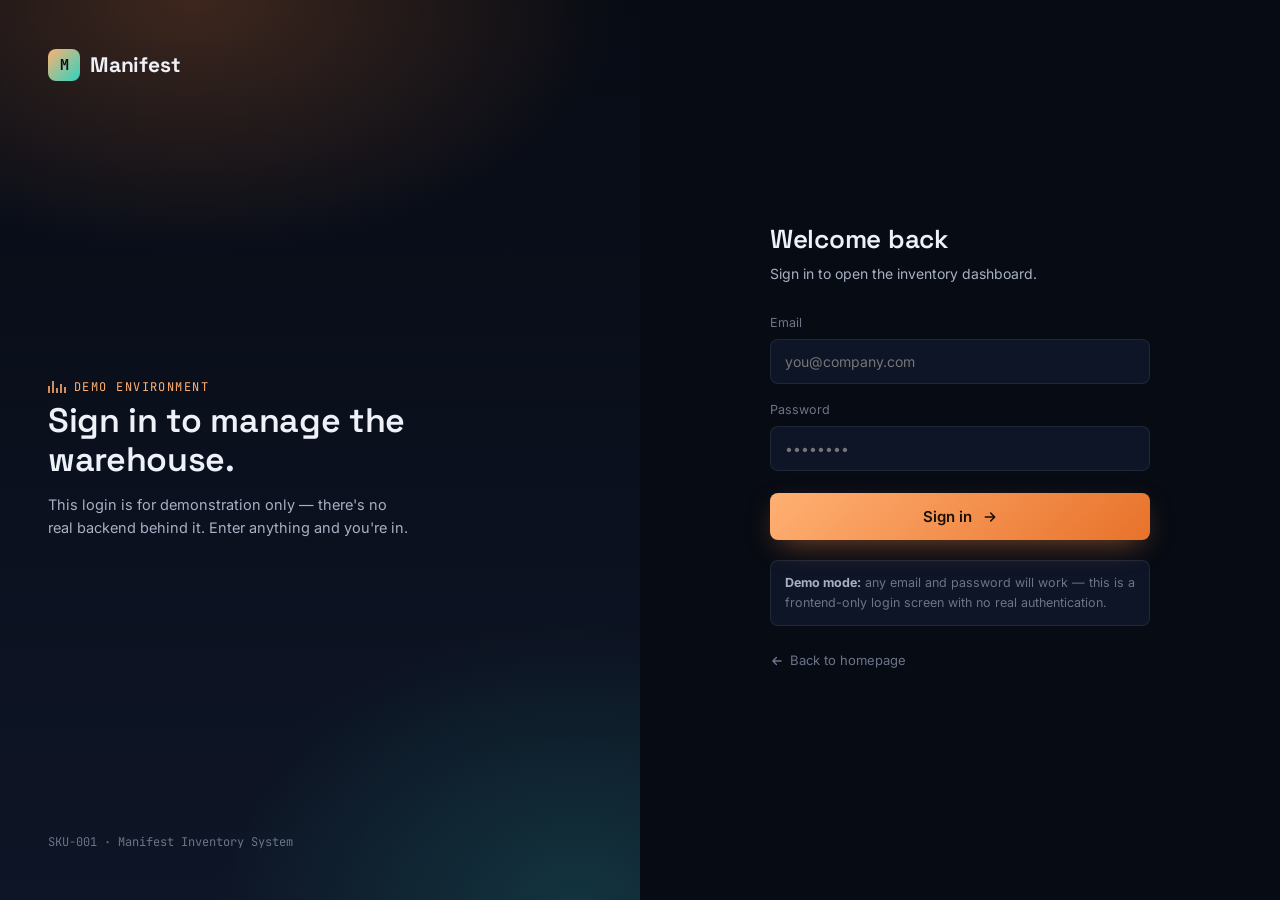
<file: Inventory-Management/login.html>
<!DOCTYPE html>
<html lang="en" data-theme="dark">
<head>
  <meta charset="UTF-8" />
  <meta name="viewport" content="width=device-width, initial-scale=1.0" />
  <title>Sign in — Manifest</title>

  <script>
    // Already signed in? Skip straight to the dashboard.
    if (localStorage.getItem('manifest-auth') !== null) {
      window.location.replace('dashboard.html');
    }
    const savedTheme = localStorage.getItem('manifest-theme');
    if (savedTheme) document.documentElement.setAttribute('data-theme', savedTheme);
  </script>

  <link rel="preconnect" href="https://fonts.googleapis.com">
  <link rel="preconnect" href="https://fonts.gstatic.com" crossorigin>
  <link href="https://fonts.googleapis.com/css2?family=Space+Grotesk:wght@500;600;700&family=Inter:wght@400;500;600&family=JetBrains+Mono:wght@400;500;700&display=swap" rel="stylesheet">

  <link rel="stylesheet" href="css/style.css">
  <link rel="stylesheet" href="css/animations.css">
  <link rel="stylesheet" href="css/dashboard.css">
</head>
<body>

  <div class="auth-shell">

    <div class="auth-visual">
      <a href="index.html" class="brand">
        <span class="brand-mark">M</span>
        Manifest
      </a>

      <div class="auth-visual-copy">
        <span class="eyebrow">
          <span class="barcode"><span></span><span></span><span></span><span></span><span></span></span>
          Demo environment
        </span>
        <h2>Sign in to manage the warehouse.</h2>
        <p>This login is for demonstration only — there's no real backend behind it. Enter anything and you're in.</p>
      </div>

      <span class="auth-visual-foot">SKU-001 · Manifest Inventory System</span>
    </div>

    <div class="auth-form-side">
      <div class="auth-form-card">
        <h1>Welcome back</h1>
        <p>Sign in to open the inventory dashboard.</p>

        <form id="loginForm">
          <label class="field">
            <span>Email</span>
            <input type="email" id="loginEmail" placeholder="you@company.com" required>
          </label>
          <label class="field">
            <span>Password</span>
            <input type="password" id="loginPassword" placeholder="••••••••" required>
          </label>
          <button type="submit" class="btn btn-primary">
            Sign in
            <svg width="16" height="16" viewBox="0 0 24 24" fill="none" stroke="currentColor" stroke-width="2.4" stroke-linecap="round" stroke-linejoin="round"><path d="M5 12h14M13 6l6 6-6 6"/></svg>
          </button>
        </form>

        <div class="auth-demo-note">
          <strong>Demo mode:</strong> any email and password will work — this is a frontend-only login screen with no real authentication.
        </div>

        <a href="index.html" class="auth-back">
          <svg width="14" height="14" viewBox="0 0 24 24" fill="none" stroke="currentColor" stroke-width="2.4" stroke-linecap="round" stroke-linejoin="round"><path d="M19 12H5M11 18l-6-6 6-6"/></svg>
          Back to homepage
        </a>
      </div>
    </div>

  </div>

  <div id="toastContainer" class="toast-container"></div>

  <script src="js/storage.js"></script>
  <script src="js/notifications.js"></script>
  <script>
    document.getElementById('loginForm').addEventListener('submit', function (e) {
      e.preventDefault();
      const email = document.getElementById('loginEmail').value.trim();
      InventoryStorage.setAuthenticated(email);
      Notify.toast('Signed in successfully.', 'success');
      setTimeout(() => { window.location.href = 'dashboard.html'; }, 500);
    });

    // Ripple effect, same as the rest of the site
    document.addEventListener('click', (e) => {
      const btn = e.target.closest('.btn');
      if (!btn) return;
      const circle = document.createElement('span');
      const rect = btn.getBoundingClientRect();
      const size = Math.max(rect.width, rect.height);
      circle.style.width = circle.style.height = size + 'px';
      circle.style.left = (e.clientX - rect.left - size / 2) + 'px';
      circle.style.top = (e.clientY - rect.top - size / 2) + 'px';
      circle.classList.add('ripple', 'is-active');
      btn.appendChild(circle);
      circle.addEventListener('animationend', () => circle.remove());
    });
  </script>
</body>
</html>
</file>
<file: Inventory-Management/css/style.css>
/* ==========================================================================
   style.css
   --------------------------------------------------------------------------
   Base styles + design tokens + landing page layout.

   Design tokens live in :root as CSS variables so the dashboard and
   analytics pages (built in later steps) can reuse the exact same
   palette/type scale and so dark/light mode is just a variable swap,
   not a duplicated stylesheet.
   ========================================================================== */

/* --------------------------------------------------------------------------
   1. Design tokens
   -------------------------------------------------------------------------- */
:root {
  /* -- Color: dark theme (default) --
     Deep navy/ink base with a warm copper accent (think warehouse
     shipping-tag amber) and a cool teal accent (the "in-stock" signal
     color used again in the dashboard later). */
  --ink-950: #070b14;
  --ink-900: #0e1526;
  --ink-800: #131c33;
  --ink-700: #1b2742;
  --border: rgba(255, 255, 255, 0.08);

  --copper-300: #ffc89a;
  --copper-400: #ffb073;
  --copper-500: #ff8a3d;
  --copper-600: #e8722a;

  --teal-300: #7ee8da;
  --teal-400: #2dd4bf;

  --text-hi: #eef1f8;
  --text-mid: #a8b0c3;
  --text-low: #6b7488;

  --bg: var(--ink-950);
  --surface: var(--ink-900);
  --surface-raised: var(--ink-800);
  --text-primary: var(--text-hi);
  --text-secondary: var(--text-mid);
  --text-tertiary: var(--text-low);
  --accent: var(--copper-500);
  --accent-strong: var(--copper-400);
  --accent-2: var(--teal-400);
  --line: var(--border);
  --shadow-color: rgba(7, 11, 20, 0.55);

  /* -- Type -- */
  --font-display: "Space Grotesk", "Inter", sans-serif;
  --font-body: "Inter", -apple-system, BlinkMacSystemFont, sans-serif;
  --font-mono: "JetBrains Mono", "SFMono-Regular", Menlo, monospace;

  /* -- Scale & rhythm -- */
  --radius-sm: 8px;
  --radius-md: 14px;
  --radius-lg: 22px;
  --container: 1180px;
  --gap-section: clamp(64px, 9vw, 128px);

  /* -- Motion -- */
  --ease: cubic-bezier(0.22, 1, 0.36, 1);
}

/* Light theme override — flips surfaces, keeps the same accent identity */
:root[data-theme="light"] {
  --bg: #f7f7fb;
  --surface: #ffffff;
  --surface-raised: #ffffff;
  --text-primary: #11162a;
  --text-secondary: #4a5269;
  --text-tertiary: #828aa0;
  --line: rgba(17, 22, 42, 0.08);
  --shadow-color: rgba(17, 22, 42, 0.12);
}

/* --------------------------------------------------------------------------
   2. Reset & base
   -------------------------------------------------------------------------- */
* {
  margin: 0;
  padding: 0;
  box-sizing: border-box;
}

html {
  scroll-behavior: smooth;
}

body {
  background: var(--bg);
  color: var(--text-primary);
  font-family: var(--font-body);
  font-size: 16px;
  line-height: 1.6;
  -webkit-font-smoothing: antialiased;
  transition: background 0.4s var(--ease), color 0.4s var(--ease);
  overflow-x: hidden;
}

img,
svg {
  display: block;
  max-width: 100%;
}

a {
  color: inherit;
  text-decoration: none;
}

button {
  font-family: inherit;
  cursor: pointer;
  border: none;
  background: none;
  color: inherit;
}

ul {
  list-style: none;
}

.container {
  width: min(100% - 48px, var(--container));
  margin-inline: auto;
}

.eyebrow {
  display: inline-flex;
  align-items: center;
  gap: 8px;
  font-family: var(--font-mono);
  font-size: 12px;
  letter-spacing: 0.12em;
  text-transform: uppercase;
  color: var(--accent-strong);
}

/* Tiny barcode glyph used next to eyebrows / stats — drawn with CSS only,
   reused throughout as the project's recurring "scan" motif. */
.barcode {
  display: inline-flex;
  align-items: flex-end;
  gap: 2px;
  height: 12px;
}
.barcode span {
  display: block;
  width: 2px;
  background: var(--accent-strong);
  opacity: 0.8;
}
.barcode span:nth-child(1) { height: 60%; }
.barcode span:nth-child(2) { height: 100%; }
.barcode span:nth-child(3) { height: 40%; }
.barcode span:nth-child(4) { height: 80%; }
.barcode span:nth-child(5) { height: 55%; }

h1, h2, h3, h4 {
  font-family: var(--font-display);
  font-weight: 600;
  line-height: 1.15;
  letter-spacing: -0.01em;
  color: var(--text-primary);
}

.section-tag {
  font-family: var(--font-mono);
  font-size: 12px;
  letter-spacing: 0.14em;
  text-transform: uppercase;
  color: var(--text-tertiary);
}

.section-heading {
  font-size: clamp(28px, 3.4vw, 40px);
  margin-top: 10px;
  max-width: 640px;
}

.section-sub {
  margin-top: 14px;
  max-width: 540px;
  color: var(--text-secondary);
  font-size: 16px;
}

.btn {
  display: inline-flex;
  align-items: center;
  justify-content: center;
  gap: 10px;
  padding: 14px 26px;
  border-radius: var(--radius-sm);
  font-weight: 600;
  font-size: 15px;
  position: relative;
  overflow: hidden;
  isolation: isolate;
  transition: transform 0.25s var(--ease), box-shadow 0.25s var(--ease);
}
.btn:active { transform: translateY(1px) scale(0.99); }

.btn-primary {
  background: linear-gradient(135deg, var(--copper-400), var(--copper-600));
  color: #1a0f06;
  box-shadow: 0 10px 30px -10px rgba(255, 138, 61, 0.55);
}
.btn-primary:hover {
  box-shadow: 0 14px 34px -8px rgba(255, 138, 61, 0.7);
  transform: translateY(-2px);
}

.btn-ghost {
  background: transparent;
  color: var(--text-primary);
  border: 1px solid var(--line);
}
.btn-ghost:hover {
  border-color: var(--accent-strong);
  color: var(--accent-strong);
}

/* Ripple element injected by JS on click — see animations.css for keyframe */
.ripple {
  position: absolute;
  border-radius: 50%;
  background: rgba(255, 255, 255, 0.45);
  transform: scale(0);
  pointer-events: none;
}

/* --------------------------------------------------------------------------
   3. Navbar
   -------------------------------------------------------------------------- */
.navbar {
  position: fixed;
  top: 0;
  left: 0;
  right: 0;
  z-index: 100;
  display: flex;
  align-items: center;
  justify-content: space-between;
  padding: 18px 0;
  background: color-mix(in srgb, var(--bg) 78%, transparent);
  backdrop-filter: blur(14px);
  border-bottom: 1px solid transparent;
  transition: border-color 0.3s var(--ease), background 0.3s var(--ease);
}
.navbar.is-scrolled {
  border-bottom-color: var(--line);
}
.navbar .container {
  display: flex;
  align-items: center;
  justify-content: space-between;
}

.brand {
  display: flex;
  align-items: center;
  gap: 10px;
  font-family: var(--font-display);
  font-weight: 700;
  font-size: 19px;
  letter-spacing: -0.01em;
}
.brand-mark {
  width: 32px;
  height: 32px;
  border-radius: 8px;
  background: linear-gradient(135deg, var(--copper-400), var(--teal-400));
  display: grid;
  place-items: center;
  font-family: var(--font-mono);
  font-weight: 700;
  color: var(--ink-950);
  font-size: 15px;
}

.nav-links {
  display: flex;
  align-items: center;
  gap: 36px;
}
.nav-links a {
  font-size: 14.5px;
  color: var(--text-secondary);
  position: relative;
  transition: color 0.2s var(--ease);
}
.nav-links a:hover { color: var(--text-primary); }
.nav-links a::after {
  content: "";
  position: absolute;
  left: 0;
  bottom: -6px;
  width: 0%;
  height: 1.5px;
  background: var(--accent-strong);
  transition: width 0.25s var(--ease);
}
.nav-links a:hover::after { width: 100%; }

.nav-actions {
  display: flex;
  align-items: center;
  gap: 14px;
}

.theme-toggle {
  width: 38px;
  height: 38px;
  border-radius: 50%;
  display: grid;
  place-items: center;
  border: 1px solid var(--line);
  color: var(--text-secondary);
  transition: color 0.2s var(--ease), border-color 0.2s var(--ease), transform 0.3s var(--ease);
}
.theme-toggle:hover {
  color: var(--accent-strong);
  border-color: var(--accent-strong);
}
.theme-toggle svg { width: 17px; height: 17px; }
.theme-toggle .icon-sun { display: none; }
.theme-toggle .icon-moon { display: block; }
:root[data-theme="light"] .theme-toggle .icon-sun { display: block; }
:root[data-theme="light"] .theme-toggle .icon-moon { display: none; }

.nav-toggle {
  width: 38px;
  height: 38px;
  border-radius: 50%;
  border: 1px solid var(--line);
  display: none;
  place-items: center;
  color: var(--text-secondary);
}
.nav-toggle svg { width: 18px; height: 18px; }
.nav-toggle .icon-close { display: none; }
.nav-toggle.is-open .icon-menu { display: none; }
.nav-toggle.is-open .icon-close { display: block; }

/* Mobile nav drawer */
.mobile-menu {
  position: fixed;
  top: 73px;
  left: 0;
  right: 0;
  z-index: 99;
  background: var(--surface);
  border-bottom: 1px solid var(--line);
  display: flex;
  flex-direction: column;
  padding: 8px 24px 16px;
  transform: translateY(-10px);
  opacity: 0;
  pointer-events: none;
  transition: transform 0.3s var(--ease), opacity 0.3s var(--ease);
}
.mobile-menu.is-open {
  transform: translateY(0);
  opacity: 1;
  pointer-events: auto;
}
.mobile-menu a {
  padding: 14px 0;
  font-size: 15px;
  color: var(--text-secondary);
  border-bottom: 1px solid var(--line);
}
.mobile-menu a:last-child { border-bottom: none; }
@media (min-width: 761px) {
  .mobile-menu { display: none; }
}

/* --------------------------------------------------------------------------
   4. Hero
   -------------------------------------------------------------------------- */
.hero {
  position: relative;
  padding: 168px 0 96px;
  overflow: hidden;
  background:
    radial-gradient(720px 420px at 82% -8%, rgba(255, 138, 61, 0.22), transparent 60%),
    radial-gradient(600px 460px at 8% 18%, rgba(45, 212, 191, 0.14), transparent 60%),
    linear-gradient(180deg, var(--ink-950), var(--ink-900) 70%, var(--bg));
}
:root[data-theme="light"] .hero {
  background:
    radial-gradient(720px 420px at 82% -8%, rgba(255, 138, 61, 0.16), transparent 60%),
    radial-gradient(600px 460px at 8% 18%, rgba(45, 212, 191, 0.12), transparent 60%),
    linear-gradient(180deg, #ffffff, var(--bg));
}

/* faint grid + scan-line — the project's signature motif: the hero
   gets "scanned" once on load, like a barcode reader passing over it */
.hero-grid {
  position: absolute;
  inset: 0;
  background-image:
    linear-gradient(var(--line) 1px, transparent 1px),
    linear-gradient(90deg, var(--line) 1px, transparent 1px);
  background-size: 56px 56px;
  mask-image: linear-gradient(180deg, rgba(0,0,0,0.5), transparent 75%);
  opacity: 0.5;
  pointer-events: none;
}
.scan-line {
  position: absolute;
  left: 0;
  right: 0;
  top: 0;
  height: 140px;
  background: linear-gradient(180deg, rgba(255, 178, 110, 0.5), transparent);
  filter: blur(2px);
  pointer-events: none;
}

.hero .container {
  position: relative;
  z-index: 2;
}

.hero-content {
  max-width: 760px;
}

.hero h1 {
  margin-top: 18px;
  font-size: clamp(40px, 5.6vw, 68px);
}
.hero h1 .accent {
  background: linear-gradient(135deg, var(--copper-400), var(--accent-2));
  -webkit-background-clip: text;
  background-clip: text;
  color: transparent;
}

.hero-sub {
  margin-top: 22px;
  font-size: 18px;
  max-width: 560px;
  color: var(--text-secondary);
}

.hero-actions {
  margin-top: 36px;
  display: flex;
  align-items: center;
  gap: 16px;
  flex-wrap: wrap;
}

.hero-actions .link-cta {
  font-size: 14.5px;
  color: var(--text-secondary);
  display: inline-flex;
  align-items: center;
  gap: 6px;
}
.hero-actions .link-cta:hover { color: var(--text-primary); }

/* -- Stat strip: the "animated statistics" requirement, styled like a
      row of inventory tags rather than a generic stat band. -- */
.stat-strip {
  margin-top: 88px;
  display: grid;
  grid-template-columns: repeat(4, 1fr);
  gap: 1px;
  background: var(--line);
  border: 1px solid var(--line);
  border-radius: var(--radius-md);
  overflow: hidden;
}
.stat-tag {
  background: color-mix(in srgb, var(--surface) 88%, transparent);
  backdrop-filter: blur(10px);
  padding: 26px 22px;
  position: relative;
}
.stat-tag .barcode {
  position: absolute;
  top: 20px;
  right: 20px;
  opacity: 0.5;
}
.stat-num {
  font-family: var(--font-mono);
  font-size: clamp(24px, 2.6vw, 32px);
  font-weight: 700;
  color: var(--text-primary);
  display: flex;
  align-items: baseline;
  gap: 2px;
}
.stat-label {
  margin-top: 8px;
  font-size: 13px;
  color: var(--text-tertiary);
}

/* --------------------------------------------------------------------------
   5. Features
   -------------------------------------------------------------------------- */
.features {
  padding: var(--gap-section) 0;
}

.features-head {
  display: flex;
  align-items: flex-end;
  justify-content: space-between;
  gap: 24px;
  flex-wrap: wrap;
}

.feature-grid {
  margin-top: 56px;
  display: grid;
  grid-template-columns: repeat(3, 1fr);
  gap: 18px;
}

.feature-card {
  background: var(--surface);
  border: 1px solid var(--line);
  border-radius: var(--radius-md);
  padding: 28px 26px;
  transition: transform 0.3s var(--ease), border-color 0.3s var(--ease), box-shadow 0.3s var(--ease);
}
.feature-card:hover {
  transform: translateY(-4px);
  border-color: var(--accent-strong);
  box-shadow: 0 22px 44px -22px var(--shadow-color);
}

.feature-icon {
  width: 42px;
  height: 42px;
  border-radius: 10px;
  display: grid;
  place-items: center;
  background: linear-gradient(135deg, rgba(255,138,61,0.18), rgba(45,212,191,0.14));
  color: var(--accent-strong);
  margin-bottom: 18px;
}
.feature-icon svg { width: 20px; height: 20px; }

.feature-card h3 {
  font-size: 17px;
  font-weight: 600;
}
.feature-card p {
  margin-top: 8px;
  font-size: 14.5px;
  color: var(--text-secondary);
}
.feature-card .tag {
  display: inline-block;
  margin-top: 14px;
  font-family: var(--font-mono);
  font-size: 11px;
  letter-spacing: 0.06em;
  text-transform: uppercase;
  color: var(--text-tertiary);
}

/* --------------------------------------------------------------------------
   6. About
   -------------------------------------------------------------------------- */
.about {
  padding: var(--gap-section) 0;
  border-top: 1px solid var(--line);
}
.about .container {
  display: grid;
  grid-template-columns: 1.1fr 1fr;
  gap: 64px;
  align-items: center;
}

.about-copy p {
  margin-top: 16px;
  color: var(--text-secondary);
  font-size: 15.5px;
  max-width: 480px;
}

.about-list {
  margin-top: 28px;
  display: flex;
  flex-direction: column;
  gap: 14px;
}
.about-list li {
  display: flex;
  gap: 12px;
  align-items: flex-start;
  font-size: 14.5px;
  color: var(--text-secondary);
}
.about-list li svg {
  width: 16px;
  height: 16px;
  margin-top: 3px;
  flex-shrink: 0;
  color: var(--accent-2);
}

/* "manifest card" — a stylized terminal/ledger panel showing the
   C-struct-to-JS-object lineage of the project; the visual anchor
   of the About section. */
.manifest-card {
  background: var(--surface);
  border: 1px solid var(--line);
  border-radius: var(--radius-lg);
  padding: 26px;
  box-shadow: 0 30px 60px -30px var(--shadow-color);
}
.manifest-card-head {
  display: flex;
  align-items: center;
  justify-content: space-between;
  padding-bottom: 16px;
  border-bottom: 1px solid var(--line);
  margin-bottom: 16px;
}
.manifest-card-head span {
  font-family: var(--font-mono);
  font-size: 12px;
  color: var(--text-tertiary);
}
.dot-row {
  display: flex;
  gap: 6px;
}
.dot-row span {
  width: 9px;
  height: 9px;
  border-radius: 50%;
  background: var(--line);
}
.manifest-card pre {
  font-family: var(--font-mono);
  font-size: 12.5px;
  line-height: 1.75;
  color: var(--text-secondary);
  overflow-x: auto;
  white-space: pre;
}
.manifest-card pre .k { color: var(--accent-2); }
.manifest-card pre .s { color: var(--copper-300); }
.manifest-card pre .c { color: var(--text-tertiary); }

/* --------------------------------------------------------------------------
   7. Footer
   -------------------------------------------------------------------------- */
.footer {
  border-top: 1px solid var(--line);
  padding: 56px 0 36px;
}
.footer .container {
  display: flex;
  justify-content: space-between;
  align-items: flex-start;
  flex-wrap: wrap;
  gap: 32px;
}
.footer-brand p {
  margin-top: 10px;
  max-width: 280px;
  font-size: 13.5px;
  color: var(--text-tertiary);
}
.footer-cols {
  display: flex;
  gap: 56px;
}
.footer-col h4 {
  font-size: 13px;
  letter-spacing: 0.04em;
  color: var(--text-primary);
  margin-bottom: 14px;
}
.footer-col a {
  display: block;
  font-size: 13.5px;
  color: var(--text-tertiary);
  padding: 6px 0;
  transition: color 0.2s var(--ease);
}
.footer-col a:hover { color: var(--accent-strong); }

.footer-bottom {
  margin-top: 48px;
  padding-top: 24px;
  border-top: 1px solid var(--line);
  display: flex;
  justify-content: space-between;
  flex-wrap: wrap;
  gap: 12px;
  font-size: 12.5px;
  color: var(--text-tertiary);
}
.footer-bottom .barcode { opacity: 0.6; }

/* --------------------------------------------------------------------------
   8. Scroll-reveal hook (toggled by JS via IntersectionObserver)
   -------------------------------------------------------------------------- */
.reveal {
  opacity: 0;
  transform: translateY(22px);
}
.reveal.is-visible {
  animation: revealUp 0.7s var(--ease) forwards;
}

/* --------------------------------------------------------------------------
   9. Responsive
   -------------------------------------------------------------------------- */
@media (max-width: 980px) {
  .feature-grid { grid-template-columns: repeat(2, 1fr); }
  .about .container { grid-template-columns: 1fr; gap: 40px; }
  .stat-strip { grid-template-columns: repeat(2, 1fr); }
}

@media (max-width: 760px) {
  .nav-links { display: none; }
  .nav-toggle { display: grid; }
  .hero { padding: 140px 0 72px; }
  .feature-grid { grid-template-columns: 1fr; }
  .footer-cols { gap: 32px; }
  .footer .container { flex-direction: column; }
}

@media (max-width: 480px) {
  .stat-strip { grid-template-columns: 1fr; }
  .hero-actions { flex-direction: column; align-items: flex-start; }
}

/* Respect reduced-motion preference */
@media (prefers-reduced-motion: reduce) {
  *, *::before, *::after {
    animation-duration: 0.001ms !important;
    animation-iteration-count: 1 !important;
    transition-duration: 0.001ms !important;
    scroll-behavior: auto !important;
  }
}
</file>
<file: Inventory-Management/css/animations.css>
/* ==========================================================================
   animations.css
   --------------------------------------------------------------------------
   All @keyframes live here, separate from layout (style.css) so later
   pages (dashboard.css) can reuse the same motion language —
   ripple, reveal, and the loader are all generic enough to reuse.
   ========================================================================== */

/* -- Scroll reveal (paired with .reveal in style.css) -- */
@keyframes revealUp {
  from {
    opacity: 0;
    transform: translateY(22px);
  }
  to {
    opacity: 1;
    transform: translateY(0);
  }
}

/* -- Hero scan-line: sweeps down once on load, like a barcode
      scanner passing over the page. Triggered via .scan-line.run -- */
.scan-line {
  transform: translateY(-140px);
  opacity: 0;
}
.scan-line.run {
  animation: scanSweep 1.6s var(--ease) 0.3s forwards;
}
@keyframes scanSweep {
  0%   { transform: translateY(-140px); opacity: 0; }
  12%  { opacity: 1; }
  70%  { opacity: 0.6; }
  100% { transform: translateY(560px); opacity: 0; }
}

/* -- Hero content fade/slide-in on load -- */
.hero-content > * {
  opacity: 0;
  animation: heroIn 0.8s var(--ease) forwards;
}
.hero-content .eyebrow { animation-delay: 0.05s; }
.hero-content h1 { animation-delay: 0.15s; }
.hero-content .hero-sub { animation-delay: 0.28s; }
.hero-content .hero-actions { animation-delay: 0.4s; }
.stat-strip {
  opacity: 0;
  animation: heroIn 0.8s var(--ease) 0.55s forwards;
}
@keyframes heroIn {
  from { opacity: 0; transform: translateY(16px); }
  to   { opacity: 1; transform: translateY(0); }
}

/* -- Ambient glow drift behind the hero grid -- */
.hero-grid {
  animation: gridDrift 18s linear infinite;
}
@keyframes gridDrift {
  from { background-position: 0 0, 0 0; }
  to   { background-position: 56px 56px, 56px 56px; }
}

/* -- Button ripple effect (element injected by app.js on click) -- */
@keyframes rippleOut {
  to {
    transform: scale(3.4);
    opacity: 0;
  }
}
.ripple.is-active {
  animation: rippleOut 0.6s ease-out;
}

/* -- Animated counters: a soft pulse the instant a stat finishes counting -- */
@keyframes countPop {
  0%   { transform: scale(1); }
  50%  { transform: scale(1.06); }
  100% { transform: scale(1); }
}
.stat-num.pop {
  animation: countPop 0.35s var(--ease);
}

/* -- Generic loading state (spinner used while inventory "loads" from
      storage on the dashboard, built in Step 2) -- */
.loader {
  width: 22px;
  height: 22px;
  border-radius: 50%;
  border: 2.5px solid var(--line);
  border-top-color: var(--accent-strong);
  animation: spin 0.7s linear infinite;
}
@keyframes spin {
  to { transform: rotate(360deg); }
}

/* -- Theme toggle icon swap -- */
.theme-toggle svg {
  transition: transform 0.4s var(--ease), opacity 0.3s var(--ease);
}
.theme-toggle.is-toggling svg {
  transform: rotate(140deg) scale(0.6);
  opacity: 0;
}

/* -- Subtle float used on the manifest card icon row (About section) -- */
@keyframes floatSoft {
  0%, 100% { transform: translateY(0); }
  50%      { transform: translateY(-6px); }
}
.dot-row span:nth-child(1) { animation: floatSoft 3s ease-in-out infinite; }
.dot-row span:nth-child(2) { animation: floatSoft 3s ease-in-out 0.2s infinite; }
.dot-row span:nth-child(3) { animation: floatSoft 3s ease-in-out 0.4s infinite; }
</file>
<file: Inventory-Management/css/dashboard.css>
/* ==========================================================================
   dashboard.css
   --------------------------------------------------------------------------
   Layout and components for dashboard.html (and shared by analytics.html
   and login.html, which reuse the same shell pieces). Builds on the
   design tokens + .btn/.theme-toggle rules already defined in style.css.
   ========================================================================== */

/* --------------------------------------------------------------------------
   1. Shell layout
   -------------------------------------------------------------------------- */
.dash-shell {
  display: flex;
  min-height: 100vh;
  background: var(--bg);
}

.sidebar {
  width: 248px;
  flex-shrink: 0;
  background: var(--surface);
  border-right: 1px solid var(--line);
  display: flex;
  flex-direction: column;
  padding: 22px 18px;
  position: sticky;
  top: 0;
  height: 100vh;
  z-index: 50;
}

.sidebar-brand {
  padding: 6px 8px 22px;
}

.sidebar-nav {
  display: flex;
  flex-direction: column;
  gap: 4px;
}

.sidebar-link {
  display: flex;
  align-items: center;
  gap: 12px;
  padding: 11px 12px;
  border-radius: var(--radius-sm);
  font-size: 14.5px;
  font-weight: 500;
  color: var(--text-secondary);
  transition: background 0.2s var(--ease), color 0.2s var(--ease);
  width: 100%;
  text-align: left;
}
.sidebar-link svg { width: 18px; height: 18px; flex-shrink: 0; }
.sidebar-link:hover {
  background: var(--surface-raised);
  color: var(--text-primary);
}
.sidebar-link.is-active {
  background: linear-gradient(135deg, rgba(255,138,61,0.16), rgba(45,212,191,0.1));
  color: var(--accent-strong);
}

.sidebar-footer {
  margin-top: auto;
  padding-top: 16px;
  border-top: 1px solid var(--line);
}
.sidebar-footer .theme-toggle {
  width: 100%;
  border-radius: var(--radius-sm);
  justify-content: flex-start;
  gap: 12px;
  padding: 10px 12px;
  border: none;
}
.sidebar-footer .theme-toggle:hover { background: var(--surface-raised); }
.sidebar-footer .theme-toggle span { font-size: 14px; }

.sidebar-scrim {
  display: none;
  position: fixed;
  inset: 0;
  background: rgba(0,0,0,0.5);
  z-index: 49;
}

.dash-main {
  flex: 1;
  min-width: 0;
  display: flex;
  flex-direction: column;
}

/* --------------------------------------------------------------------------
   2. Top bar
   -------------------------------------------------------------------------- */
.topbar {
  display: flex;
  align-items: center;
  gap: 18px;
  padding: 16px 28px;
  border-bottom: 1px solid var(--line);
  position: sticky;
  top: 0;
  z-index: 40;
  background: color-mix(in srgb, var(--bg) 85%, transparent);
  backdrop-filter: blur(12px);
}

.topbar-burger {
  display: none;
  width: 36px;
  height: 36px;
  border-radius: var(--radius-sm);
  border: 1px solid var(--line);
  place-items: center;
  color: var(--text-secondary);
}
.topbar-burger svg { width: 18px; height: 18px; }

.page-title {
  font-size: 19px;
  white-space: nowrap;
}

.topbar-search {
  flex: 1;
  max-width: 380px;
  display: flex;
  align-items: center;
  gap: 10px;
  padding: 9px 14px;
  border-radius: 999px;
  border: 1px solid var(--line);
  background: var(--surface);
  color: var(--text-tertiary);
}
.topbar-search svg { width: 16px; height: 16px; flex-shrink: 0; }
.topbar-search input {
  border: none;
  background: none;
  outline: none;
  color: var(--text-primary);
  font-size: 14px;
  width: 100%;
  font-family: var(--font-body);
}
.topbar-search--inline { max-width: 320px; }

.topbar-actions {
  margin-left: auto;
  display: flex;
  align-items: center;
  gap: 10px;
}

.dropdown { position: relative; }

.icon-btn {
  width: 38px;
  height: 38px;
  border-radius: 50%;
  display: grid;
  place-items: center;
  color: var(--text-secondary);
  border: 1px solid transparent;
  position: relative;
  transition: background 0.2s var(--ease), color 0.2s var(--ease);
}
.icon-btn svg { width: 17px; height: 17px; }
.icon-btn--ghost { border-color: var(--line); }
.icon-btn:hover { background: var(--surface-raised); color: var(--text-primary); }
.icon-btn--danger:hover { color: #fb7185; }

.badge {
  position: absolute;
  top: -2px;
  right: -2px;
  min-width: 16px;
  height: 16px;
  padding: 0 4px;
  border-radius: 999px;
  background: var(--copper-500);
  color: #1a0f06;
  font-size: 10px;
  font-weight: 700;
  display: grid;
  place-items: center;
  font-family: var(--font-mono);
}

.profile-toggle {
  display: flex;
  align-items: center;
  gap: 10px;
  padding: 6px 10px 6px 6px;
  border-radius: 999px;
  border: 1px solid var(--line);
}
.profile-toggle:hover { background: var(--surface-raised); }
.profile-avatar {
  width: 28px;
  height: 28px;
  border-radius: 50%;
  background: linear-gradient(135deg, var(--copper-400), var(--teal-400));
  color: var(--ink-950);
  display: grid;
  place-items: center;
  font-family: var(--font-mono);
  font-weight: 700;
  font-size: 12.5px;
}
.profile-name { font-size: 13.5px; color: var(--text-secondary); }
.profile-toggle svg { width: 14px; height: 14px; color: var(--text-tertiary); }

.dropdown-panel {
  position: absolute;
  top: calc(100% + 10px);
  right: 0;
  width: 290px;
  background: var(--surface-raised);
  border: 1px solid var(--line);
  border-radius: var(--radius-md);
  box-shadow: 0 24px 48px -20px var(--shadow-color);
  opacity: 0;
  transform: translateY(-8px) scale(0.98);
  pointer-events: none;
  transition: opacity 0.2s var(--ease), transform 0.2s var(--ease);
  z-index: 60;
  overflow: hidden;
}
.dropdown-panel.is-open {
  opacity: 1;
  transform: translateY(0) scale(1);
  pointer-events: auto;
}
.dropdown-head {
  padding: 14px 16px;
  font-size: 12.5px;
  color: var(--text-tertiary);
  border-bottom: 1px solid var(--line);
}
.dropdown-head strong { color: var(--text-primary); font-size: 13.5px; }

.dropdown-panel--notif ul {
  max-height: 280px;
  overflow-y: auto;
}
.dropdown-panel--notif li {
  display: flex;
  gap: 10px;
  align-items: flex-start;
  padding: 12px 16px;
  border-bottom: 1px solid var(--line);
  font-size: 13px;
}
.dropdown-panel--notif li p { color: var(--text-primary); margin: 0; }
.dropdown-panel--notif li span { color: var(--text-tertiary); font-size: 11.5px; }
.notif-empty { padding: 18px 16px; color: var(--text-tertiary); font-size: 13px; }
.notif-dot {
  width: 8px; height: 8px; border-radius: 50%; margin-top: 5px; flex-shrink: 0;
  background: var(--accent-2);
}
.notif-dot--delete { background: #fb7185; }
.notif-dot--duplicate-blocked { background: var(--copper-500); }
.dropdown-foot {
  width: 100%;
  padding: 12px 16px;
  font-size: 12.5px;
  color: var(--accent-strong);
  text-align: center;
}
.dropdown-foot:hover { background: var(--surface); }

.dropdown-item {
  width: 100%;
  display: flex;
  align-items: center;
  gap: 10px;
  padding: 12px 16px;
  font-size: 13.5px;
  color: var(--text-secondary);
}
.dropdown-item svg { width: 16px; height: 16px; }
.dropdown-item:hover { background: var(--surface); color: var(--text-primary); }

/* --------------------------------------------------------------------------
   3. Content area / page head
   -------------------------------------------------------------------------- */
.dash-content {
  padding: 28px 28px 56px;
}

.dash-section { display: none; }
.dash-section.is-active { display: block; animation: revealUp 0.4s var(--ease); }

.page-head {
  display: flex;
  align-items: flex-end;
  justify-content: space-between;
  gap: 16px;
  flex-wrap: wrap;
  margin-bottom: 26px;
}
.page-head h2 { font-size: 23px; }
.page-head p { color: var(--text-secondary); font-size: 14px; margin-top: 4px; }

/* --------------------------------------------------------------------------
   4. Stat cards
   -------------------------------------------------------------------------- */
.stat-grid {
  display: grid;
  grid-template-columns: repeat(4, 1fr);
  gap: 16px;
  margin-bottom: 28px;
}
.stat-card {
  background: var(--surface);
  border: 1px solid var(--line);
  border-radius: var(--radius-md);
  padding: 20px;
  display: flex;
  align-items: flex-start;
  gap: 14px;
  transition: transform 0.25s var(--ease), border-color 0.25s var(--ease);
}
.stat-card:hover { transform: translateY(-3px); border-color: var(--line); }
.stat-card-icon {
  width: 38px;
  height: 38px;
  border-radius: 10px;
  display: grid;
  place-items: center;
  flex-shrink: 0;
}
.stat-card-icon svg { width: 18px; height: 18px; }
.stat-card-icon--copper { background: rgba(255,138,61,0.15); color: var(--copper-500); }
.stat-card-icon--teal { background: rgba(45,212,191,0.15); color: var(--teal-400); }
.stat-card-icon--rose { background: rgba(251,113,133,0.15); color: #fb7185; }
.stat-card-icon--blue { background: rgba(96,165,250,0.15); color: #60a5fa; }

.stat-card-label {
  display: block;
  font-size: 12.5px;
  color: var(--text-tertiary);
}
.stat-card-value {
  display: block;
  font-family: var(--font-mono);
  font-size: 22px;
  font-weight: 700;
  margin-top: 4px;
  color: var(--text-primary);
}
.stat-card-sub {
  display: block;
  font-size: 11.5px;
  color: var(--text-tertiary);
  margin-top: 4px;
}

/* --------------------------------------------------------------------------
   5. Charts
   -------------------------------------------------------------------------- */
.charts-grid {
  display: grid;
  grid-template-columns: repeat(3, 1fr);
  gap: 16px;
}
.chart-card {
  background: var(--surface);
  border: 1px solid var(--line);
  border-radius: var(--radius-md);
  padding: 20px;
}
.chart-card h3 { font-size: 14.5px; }
.chart-card-sub { font-size: 12px; color: var(--text-tertiary); margin-top: 2px; margin-bottom: 14px; }
.chart-card canvas { width: 100%; height: 200px; display: block; }

/* --------------------------------------------------------------------------
   6. Table toolbar + table
   -------------------------------------------------------------------------- */
.table-toolbar {
  display: flex;
  align-items: center;
  gap: 12px;
  flex-wrap: wrap;
  margin-bottom: 14px;
}
.toolbar-spacer { flex: 1; }

.select-control {
  padding: 9px 14px;
  border-radius: 999px;
  border: 1px solid var(--line);
  background: var(--surface);
  color: var(--text-primary);
  font-size: 13.5px;
  font-family: var(--font-body);
}

.table-meta {
  font-size: 12.5px;
  color: var(--text-tertiary);
  margin-bottom: 10px;
}

.table-wrap {
  border: 1px solid var(--line);
  border-radius: var(--radius-md);
  overflow: hidden;
  overflow-x: auto;
  background: var(--surface);
}

.data-table {
  width: 100%;
  border-collapse: collapse;
  font-size: 13.5px;
}
.data-table thead th {
  text-align: left;
  padding: 13px 18px;
  font-size: 12px;
  letter-spacing: 0.03em;
  text-transform: uppercase;
  color: var(--text-tertiary);
  border-bottom: 1px solid var(--line);
  white-space: nowrap;
}
.data-table th[data-sort] { cursor: pointer; user-select: none; }
.data-table th[data-sort]:hover { color: var(--text-primary); }
.sort-arrow { display: inline-block; width: 10px; font-size: 10px; }
.data-table th.is-sorted { color: var(--accent-strong); }
.data-table th[data-dir="asc"] .sort-arrow::after { content: "↑"; }
.data-table th[data-dir="desc"] .sort-arrow::after { content: "↓"; }

.data-table td {
  padding: 13px 18px;
  border-bottom: 1px solid var(--line);
  color: var(--text-secondary);
}
.data-table tbody tr:last-child td { border-bottom: none; }
.data-table tbody tr:hover { background: var(--surface-raised); }
.data-table .cell-name { color: var(--text-primary); font-weight: 500; }
.data-table .cell-muted { color: var(--text-tertiary); font-size: 12.5px; }
.empty-row td { text-align: center; padding: 36px 18px; color: var(--text-tertiary); }

.cell-actions { display: flex; gap: 6px; }
.cell-actions .icon-btn { width: 32px; height: 32px; }
.cell-actions .icon-btn svg { width: 15px; height: 15px; }

.status-pill {
  display: inline-flex;
  align-items: center;
  gap: 6px;
  padding: 5px 12px;
  border-radius: 999px;
  font-size: 12px;
  font-weight: 600;
}
.status-pill::before {
  content: "";
  width: 6px;
  height: 6px;
  border-radius: 50%;
}
.status-pill--in-stock { background: rgba(45,212,191,0.14); color: var(--teal-400); }
.status-pill--in-stock::before { background: var(--teal-400); }
.status-pill--low-stock { background: rgba(255,138,61,0.14); color: var(--copper-500); }
.status-pill--low-stock::before { background: var(--copper-500); }
.status-pill--out-of-stock { background: rgba(251,113,133,0.14); color: #fb7185; }
.status-pill--out-of-stock::before { background: #fb7185; }

.activity-tag {
  padding: 4px 10px;
  border-radius: 999px;
  font-size: 11.5px;
  font-weight: 600;
}
.activity-tag--add { background: rgba(45,212,191,0.14); color: var(--teal-400); }
.activity-tag--update-quantity,
.activity-tag--update-price { background: rgba(96,165,250,0.14); color: #60a5fa; }
.activity-tag--delete { background: rgba(251,113,133,0.14); color: #fb7185; }
.activity-tag--duplicate-blocked { background: rgba(255,138,61,0.14); color: var(--copper-500); }

/* --------------------------------------------------------------------------
   7. Modals
   -------------------------------------------------------------------------- */
.modal-overlay {
  position: fixed;
  inset: 0;
  z-index: 200;
  background: rgba(7, 11, 20, 0.6);
  backdrop-filter: blur(4px);
  display: none;
  align-items: center;
  justify-content: center;
  padding: 20px;
}
.modal-overlay.is-open { display: flex; animation: fadeIn 0.2s var(--ease); }

.modal-card {
  width: 100%;
  max-width: 440px;
  background: var(--surface-raised);
  border: 1px solid var(--line);
  border-radius: var(--radius-lg);
  box-shadow: 0 40px 80px -30px var(--shadow-color);
  animation: modalIn 0.25s var(--ease);
}
.modal-card--sm { max-width: 380px; }

.modal-head {
  display: flex;
  align-items: center;
  justify-content: space-between;
  padding: 20px 22px;
  border-bottom: 1px solid var(--line);
}
.modal-head h3 { font-size: 17px; }

.modal-body { padding: 22px; }
.modal-body p { color: var(--text-secondary); font-size: 14px; margin-bottom: 18px; }

.field {
  display: flex;
  flex-direction: column;
  gap: 6px;
  margin-bottom: 16px;
}
.field span {
  font-size: 12.5px;
  color: var(--text-tertiary);
}
.field input {
  padding: 11px 14px;
  border-radius: var(--radius-sm);
  border: 1px solid var(--line);
  background: var(--surface);
  color: var(--text-primary);
  font-family: var(--font-body);
  font-size: 14px;
  outline: none;
  transition: border-color 0.2s var(--ease);
}
.field input:focus { border-color: var(--accent-strong); }
.field input:disabled { opacity: 0.55; cursor: not-allowed; }

.field-pair {
  display: grid;
  grid-template-columns: 1fr 1fr;
  gap: 14px;
}

.field-row {
  display: flex;
  align-items: center;
  justify-content: space-between;
  gap: 12px;
  margin-bottom: 14px;
  font-size: 13.5px;
  color: var(--text-secondary);
}

.modal-actions {
  display: flex;
  justify-content: flex-end;
  gap: 10px;
  margin-top: 6px;
}

.btn-danger {
  background: linear-gradient(135deg, #fb7185, #e11d48);
  color: #fff;
  padding: 12px 22px;
  border-radius: var(--radius-sm);
  font-weight: 600;
  font-size: 14.5px;
}
.btn-danger:hover { filter: brightness(1.08); }

@keyframes fadeIn { from { opacity: 0; } to { opacity: 1; } }
@keyframes modalIn {
  from { opacity: 0; transform: translateY(14px) scale(0.97); }
  to   { opacity: 1; transform: translateY(0) scale(1); }
}

/* --------------------------------------------------------------------------
   8. Settings
   -------------------------------------------------------------------------- */
.settings-grid {
  display: grid;
  grid-template-columns: repeat(3, 1fr);
  gap: 16px;
}
.settings-card {
  background: var(--surface);
  border: 1px solid var(--line);
  border-radius: var(--radius-md);
  padding: 20px;
}
.settings-card h3 { font-size: 15px; margin-bottom: 16px; }
.settings-card p { font-size: 13px; color: var(--text-secondary); margin-bottom: 14px; }
.settings-card .btn { width: 100%; margin-bottom: 10px; justify-content: center; }
.settings-card--danger { border-color: rgba(251,113,133,0.3); }
.ui-only-note {
  display: block;
  font-size: 11.5px;
  color: var(--text-tertiary);
  font-style: italic;
  margin-top: 4px;
}

.switch { accent-color: var(--copper-500); width: 36px; height: 18px; }

/* --------------------------------------------------------------------------
   9. Toasts
   -------------------------------------------------------------------------- */
.toast-container {
  position: fixed;
  bottom: 24px;
  right: 24px;
  z-index: 300;
  display: flex;
  flex-direction: column;
  gap: 10px;
  max-width: 340px;
}
.toast {
  display: flex;
  align-items: flex-start;
  gap: 10px;
  background: var(--surface-raised);
  border: 1px solid var(--line);
  border-left: 3px solid var(--accent-2);
  border-radius: var(--radius-sm);
  padding: 14px 16px;
  box-shadow: 0 18px 40px -16px var(--shadow-color);
  opacity: 0;
  transform: translateX(16px);
  transition: opacity 0.25s var(--ease), transform 0.25s var(--ease);
}
.toast.is-visible { opacity: 1; transform: translateX(0); }
.toast-icon { width: 18px; height: 18px; flex-shrink: 0; margin-top: 1px; }
.toast-icon svg { width: 100%; height: 100%; }
.toast-message { font-size: 13.5px; color: var(--text-primary); flex: 1; }
.toast-close { width: 16px; height: 16px; color: var(--text-tertiary); flex-shrink: 0; }
.toast-close svg { width: 100%; height: 100%; }

.toast-success { border-left-color: var(--teal-400); }
.toast-success .toast-icon { color: var(--teal-400); }
.toast-error { border-left-color: #fb7185; }
.toast-error .toast-icon { color: #fb7185; }
.toast-warning { border-left-color: var(--copper-500); }
.toast-warning .toast-icon { color: var(--copper-500); }
.toast-info { border-left-color: #60a5fa; }
.toast-info .toast-icon { color: #60a5fa; }

/* --------------------------------------------------------------------------
   10. Login screen (login.html)
   -------------------------------------------------------------------------- */
.auth-shell {
  min-height: 100vh;
  display: grid;
  grid-template-columns: 1fr 1fr;
  background: var(--bg);
}
.auth-visual {
  position: relative;
  overflow: hidden;
  background:
    radial-gradient(720px 420px at 30% 0%, rgba(255, 138, 61, 0.22), transparent 60%),
    radial-gradient(600px 460px at 90% 100%, rgba(45, 212, 191, 0.16), transparent 60%),
    linear-gradient(180deg, var(--ink-950), var(--ink-900));
  display: flex;
  flex-direction: column;
  justify-content: space-between;
  padding: 48px;
}
.auth-visual .brand { font-size: 21px; }
.auth-visual-copy h2 {
  font-size: clamp(26px, 3vw, 34px);
  max-width: 380px;
  margin-bottom: 14px;
}
.auth-visual-copy p { color: var(--text-secondary); max-width: 360px; font-size: 14.5px; }
.auth-visual-foot { font-size: 12px; color: var(--text-tertiary); font-family: var(--font-mono); }

.auth-form-side {
  display: flex;
  align-items: center;
  justify-content: center;
  padding: 40px;
}
.auth-form-card { width: 100%; max-width: 380px; }
.auth-form-card h1 { font-size: 26px; margin-bottom: 8px; }
.auth-form-card > p { color: var(--text-secondary); font-size: 14px; margin-bottom: 28px; }
.auth-form-card .field input { padding: 13px 14px; }
.auth-form-card .btn { width: 100%; justify-content: center; margin-top: 6px; }
.auth-demo-note {
  margin-top: 20px;
  padding: 12px 14px;
  border-radius: var(--radius-sm);
  background: var(--surface);
  border: 1px solid var(--line);
  font-size: 12.5px;
  color: var(--text-tertiary);
}
.auth-demo-note strong { color: var(--text-secondary); }
.auth-back {
  display: inline-flex;
  align-items: center;
  gap: 6px;
  margin-top: 24px;
  font-size: 13px;
  color: var(--text-tertiary);
}
.auth-back:hover { color: var(--text-primary); }

/* --------------------------------------------------------------------------
   11. Analytics cards
   -------------------------------------------------------------------------- */
.analytics-grid {
  display: grid;
  grid-template-columns: repeat(3, 1fr);
  gap: 16px;
}
.analytics-card {
  background: var(--surface);
  border: 1px solid var(--line);
  border-radius: var(--radius-lg);
  padding: 24px;
  display: flex;
  flex-direction: column;
  gap: 10px;
  transition: transform 0.25s var(--ease), border-color 0.25s var(--ease);
}
.analytics-card:hover { transform: translateY(-4px); }
.analytics-card--wide { grid-column: span 3; flex-direction: row; align-items: center; gap: 18px; }
.analytics-card--wide .analytics-label,
.analytics-card--wide .analytics-value,
.analytics-card--wide .analytics-sub { margin: 0; }
.analytics-card--wide .stat-card-icon { width: 52px; height: 52px; }
.analytics-card--wide .stat-card-icon svg { width: 24px; height: 24px; }

.analytics-label { font-size: 12.5px; color: var(--text-tertiary); }
.analytics-value {
  font-family: var(--font-mono);
  font-size: 28px;
  font-weight: 700;
  color: var(--text-primary);
}
.analytics-card--wide .analytics-value { font-size: 32px; }
.analytics-sub { font-size: 12.5px; color: var(--text-tertiary); }

@media (max-width: 1100px) {
  .analytics-grid { grid-template-columns: 1fr 1fr; }
  .analytics-card--wide { grid-column: span 2; }
}
@media (max-width: 760px) {
  .analytics-grid { grid-template-columns: 1fr; }
  .analytics-card--wide { grid-column: span 1; flex-direction: column; align-items: flex-start; }
}

/* --------------------------------------------------------------------------
   12. Responsive
   -------------------------------------------------------------------------- */
@media (max-width: 1100px) {
  .charts-grid { grid-template-columns: 1fr 1fr; }
  .settings-grid { grid-template-columns: 1fr 1fr; }
}

@media (max-width: 980px) {
  .sidebar {
    position: fixed;
    left: 0;
    top: 0;
    transform: translateX(-100%);
    transition: transform 0.3s var(--ease);
    box-shadow: 30px 0 60px -20px rgba(0,0,0,0.4);
  }
  .dash-shell.sidebar-open .sidebar { transform: translateX(0); }
  .dash-shell.sidebar-open .sidebar-scrim { display: block; }
  .topbar-burger { display: grid; }
  .stat-grid { grid-template-columns: repeat(2, 1fr); }
}

@media (max-width: 760px) {
  .dash-content { padding: 20px 16px 40px; }
  .topbar { padding: 14px 16px; gap: 12px; }
  .topbar-search { display: none; }
  .page-title { font-size: 17px; }
  .profile-name { display: none; }
  .charts-grid { grid-template-columns: 1fr; }
  .stat-grid { grid-template-columns: 1fr; }
  .settings-grid { grid-template-columns: 1fr; }
  .field-pair { grid-template-columns: 1fr; }
  .auth-shell { grid-template-columns: 1fr; }
  .auth-visual { display: none; }
  .dropdown-panel { width: 260px; }
}
</file>
